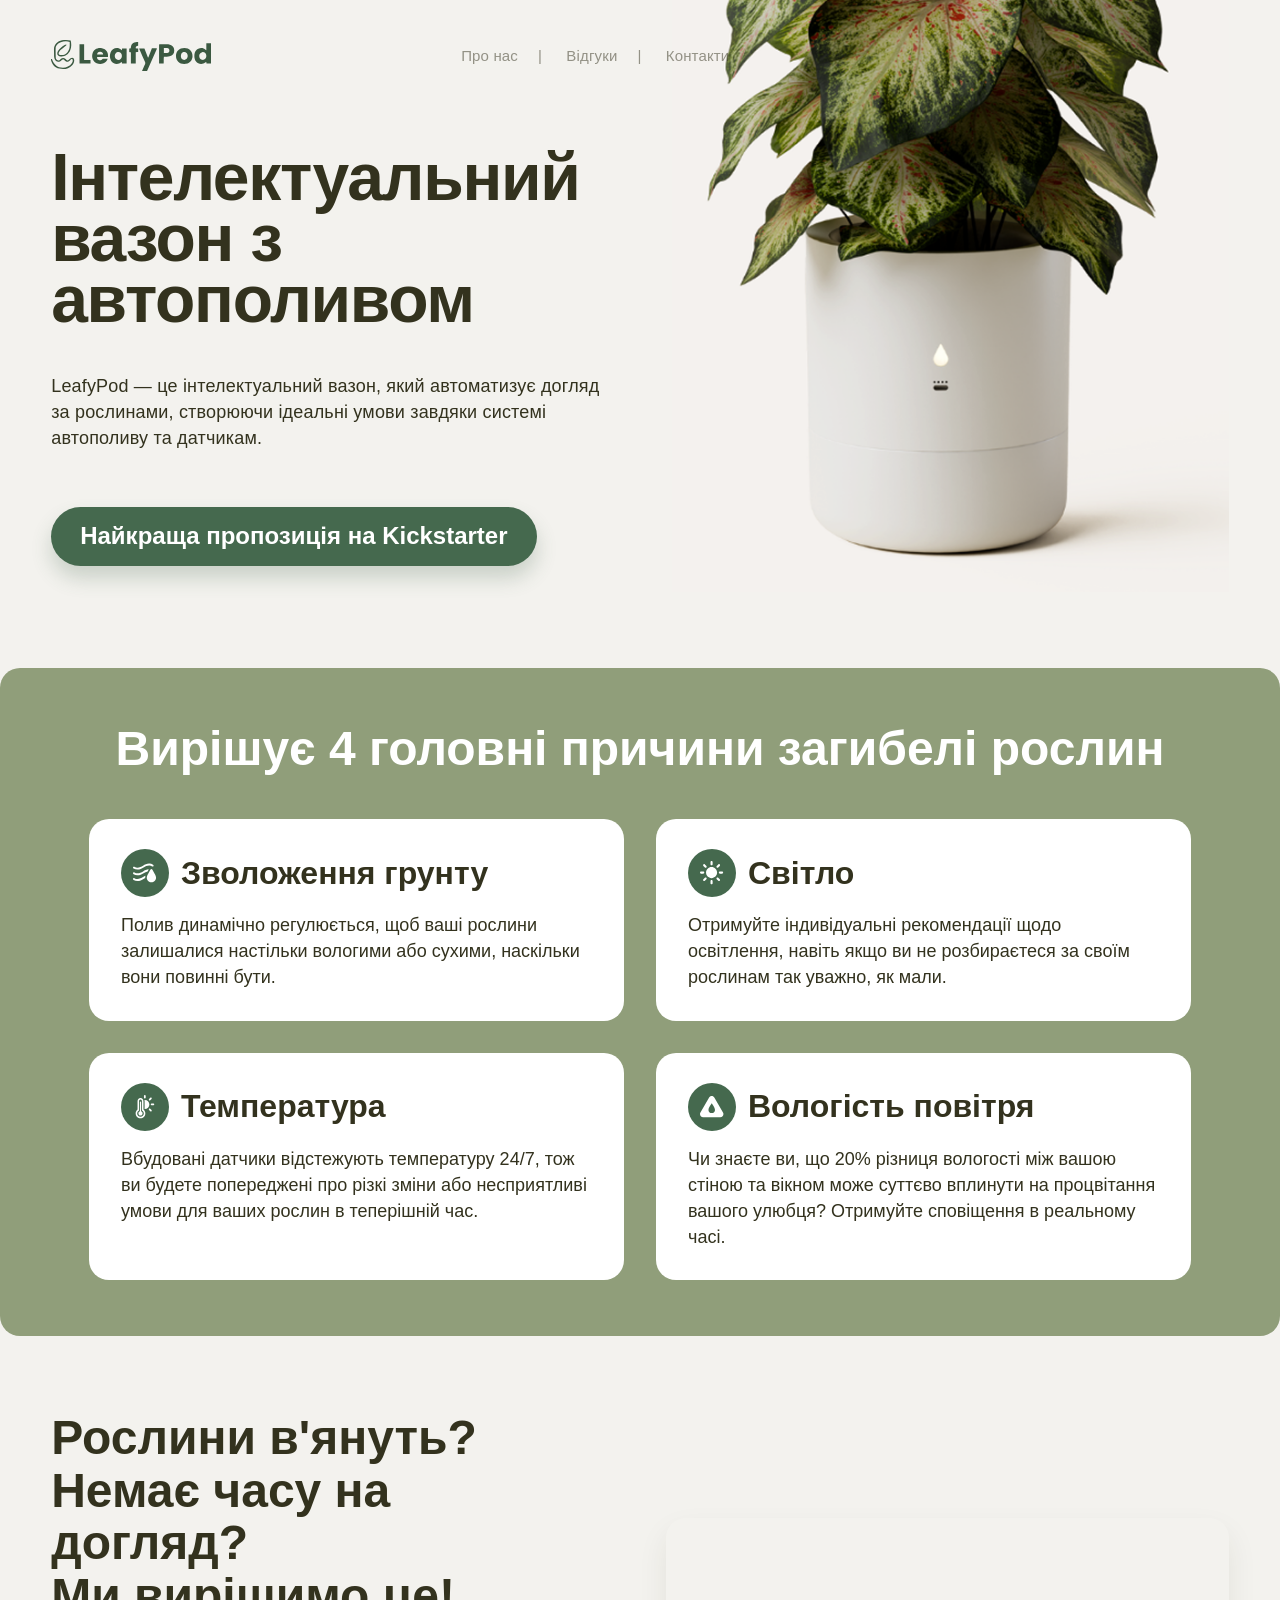
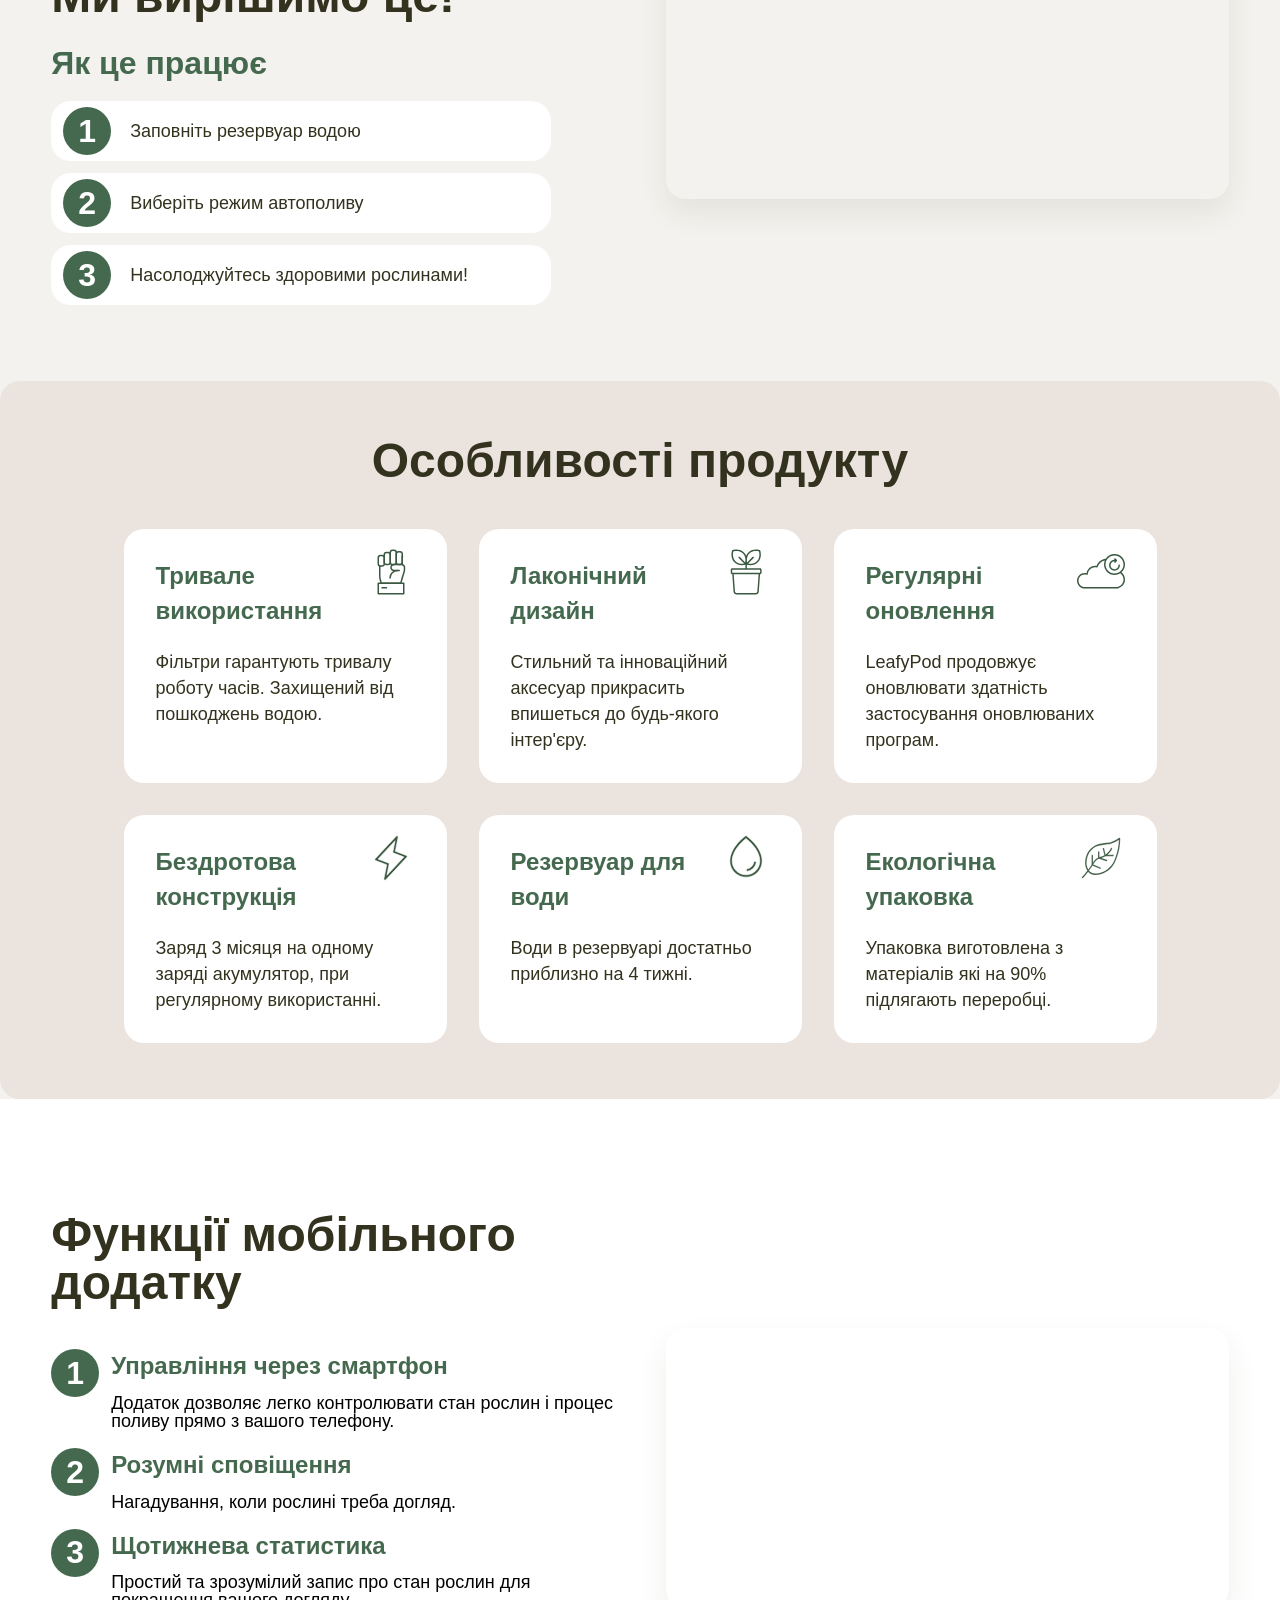
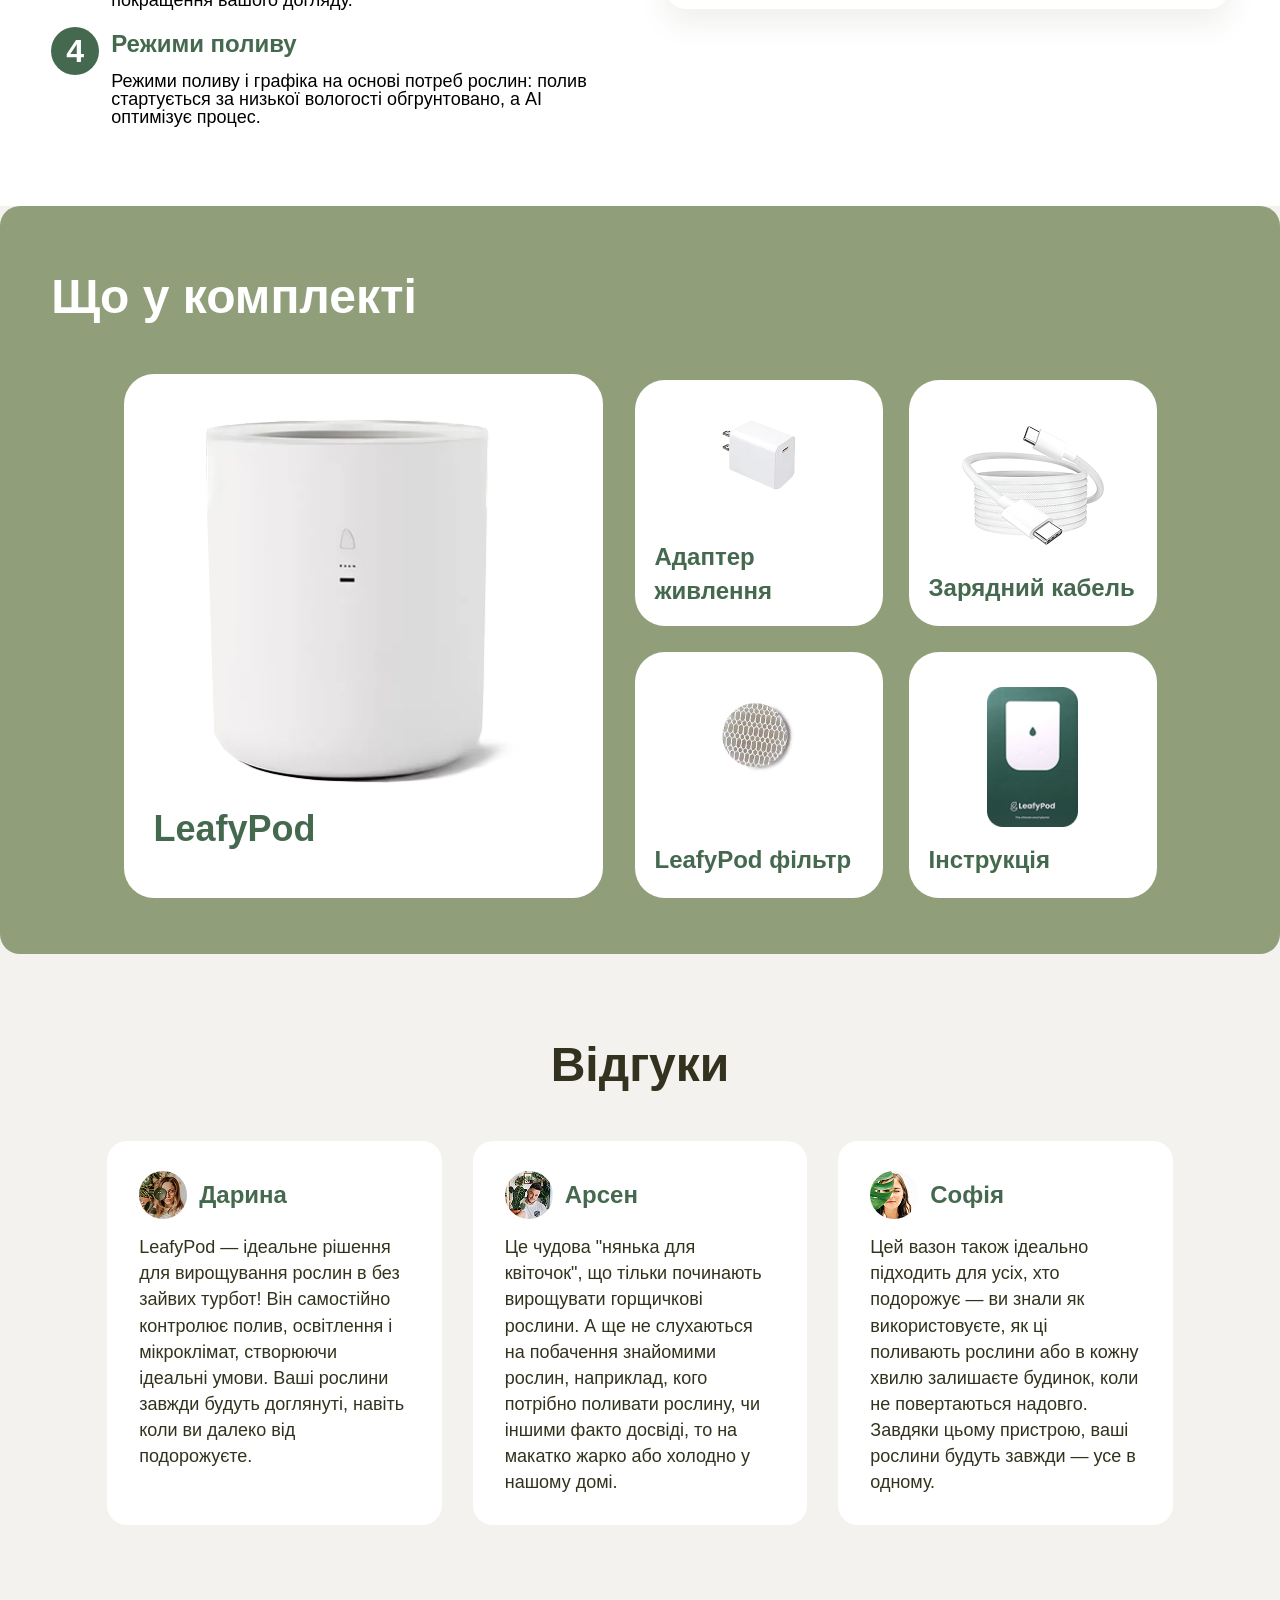
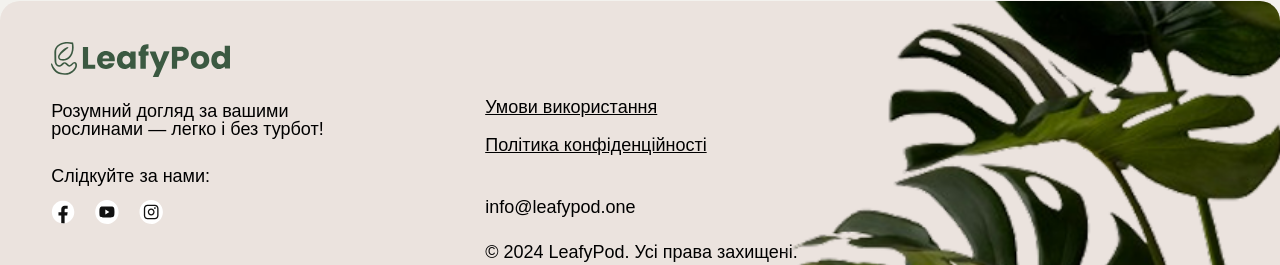
<file: web/warframe-landing/index.html>
<!DOCTYPE html>
<html lang="uk">
<head>
    <meta charset="UTF-8">
    <meta name="viewport" content="width=device-width, initial-scale=1.0">
    <meta name="description" content="LeafyPod — інтелектуальний вазон з автополивом. Автоматичний догляд за рослинами завдяки системі автополиву та датчикам.">
    <meta name="keywords" content="LeafyPod, вазон, автополив, розумний вазон, догляд за рослинами">
    <meta name="author" content="LeafyPod">
    <title>LeafyPod — Інтелектуальний вазон з автополивом</title>
    <link rel="stylesheet" href="style.css">
</head>
<body>
    <a href="#main-content" class="skip-link">Перейти до основного вмісту</a>

    <header class="header">
        <div class="header__container">
            <a href="/" class="header__logo" aria-label="LeafyPod - На головну">
                <img src="images/logo.svg" alt="LeafyPod логотип" class="header__logo-image">
                <!-- text if logo not loaded -->
                <span class="header__logo-text">LeafyPod</span>
            </a>

            <nav class="header__nav" aria-label="Головна навігація">
                <ul class="header__nav-list">
                    <li class="header__nav-item">
                        <a href="#about" class="header__nav-link">Про нас</a>
                    </li>
                    <li class="header__nav-item">
                        <a href="#reviews" class="header__nav-link">Відгуки</a>
                    </li>
                    <li class="header__nav-item">
                        <a href="#contact" class="header__nav-link">Контакти</a>
                    </li>
                </ul>
            </nav>

            <!-- mobile menu button (hidden)-->
            <button class="header__menu-toggle" type="button" aria-expanded="false" aria-label="Відкрити меню">
                <span class="header__menu-icon"></span>
            </button>
        </div>
    </header>

    <main id="main-content" class="main">

        <!-- hero section -->
        <section class="hero" aria-labelledby="hero-title">
            <div class="hero__container">
                <div class="hero__content">
                    <h1 id="hero-title" class="hero__title">
                        Інтелектуальний вазон з автополивом
                    </h1>
                    <p class="hero__description">
                        LeafyPod — це інтелектуальний вазон, який автоматизує догляд за рослинами, створюючи ідеальні умови завдяки системі автополиву та датчикам.
                    </p>
                    <a href="https://www.kickstarter.com/projects/leafypod/self-watering-smart-planter/description?category_id=Q2F0ZWdvcnktNTI&ref=section-homepage-projectcollection-20-staff-picks-newest" class="hero__cta button button--primary">
                        Найкраща пропозиція на Kickstarter
                    </a>
                </div>
                <div class="hero__image">
                    <img src="images/hero-product.png" alt="LeafyPod вазон з зеленою рослиною" class="hero__product-image">
                </div>
            </div>
        </section>

        <!-- problems section -->
        <section class="problems" aria-labelledby="problems-title">
            <div class="problems__container">
                <h2 id="problems-title" class="problems__title">
                    Вирішує 4 головні причини загибелі рослин
                </h2>

                <ul class="problems__list">
                    <!-- problem 1 -->
                    <li class="problems__item">
                        <div class="problems__item-header">
                            <div class="problems__icon">
                                <img src="images/icons/moisture.svg" alt="" aria-hidden="true">
                            </div>
                            <h3 class="problems__item-title">Зволоження грунту</h3>
                        </div>
                        <p class="problems__item-description">
                            Полив динамічно регулюється, щоб ваші рослини залишалися настільки вологими або сухими, наскільки вони повинні бути.
                        </p>
                    </li>

                    <!-- problem 2 -->
                    <li class="problems__item">
                        <div class="problems__item-header">
                            <div class="problems__icon">
                                <img src="images/icons/light.svg" alt="" aria-hidden="true">
                            </div>
                            <h3 class="problems__item-title">Світло</h3>
                        </div>
                        <p class="problems__item-description">
                            Отримуйте індивідуальні рекомендації щодо освітлення, навіть якщо ви не розбираєтеся за своїм рослинам так уважно, як мали.
                        </p>
                    </li>

                    <!-- problem 3 -->
                    <li class="problems__item">
                        <div class="problems__item-header">
                            <div class="problems__icon">
                                <img src="images/icons/temperature.svg" alt="" aria-hidden="true">
                            </div>
                            <h3 class="problems__item-title">Температура</h3>
                        </div>
                        <p class="problems__item-description">
                            Вбудовані датчики відстежують температуру 24/7, тож ви будете попереджені про різкі зміни або несприятливі умови для ваших рослин в теперішній час.
                        </p>
                    </li>

                    <!-- problem 4 -->
                    <li class="problems__item">
                        <div class="problems__item-header">
                            <div class="problems__icon">
                                <img src="images/icons/humidity.svg" alt="" aria-hidden="true">
                            </div>
                            <h3 class="problems__item-title">Вологість повітря</h3>
                        </div>
                        <p class="problems__item-description">
                            Чи знаєте ви, що 20% різниця вологості між вашою стіною та вікном може суттєво вплинути на процвітання вашого улюбця? Отримуйте сповіщення в реальному часі.
                        </p>
                    </li>
                </ul>
            </div>
        </section>

        <!-- how it works section -->
        <section class="how-it-works" id="about" aria-labelledby="how-it-works-title">
            <div class="how-it-works__container">
                <div class="how-it-works__content">
                    <h2 id="how-it-works-title" class="how-it-works__title">
                        Рослини в'януть? Немає часу на догляд?<br>
                        <strong>Ми вирішимо це!</strong>
                    </h2>

                    <h3 class="how-it-works__subtitle">Як це працює</h3>

                    <ol class="how-it-works__steps">
                        <li class="how-it-works__step">
                            <span class="how-it-works__step-number">1</span>
                            <span class="how-it-works__step-text">Заповніть резервуар водою</span>
                        </li>
                        <li class="how-it-works__step">
                            <span class="how-it-works__step-number">2</span>
                            <span class="how-it-works__step-text">Виберіть режим автополиву</span>
                        </li>
                        <li class="how-it-works__step">
                            <span class="how-it-works__step-number">3</span>
                            <span class="how-it-works__step-text">Насолоджуйтесь здоровими рослинами!</span>
                        </li>
                    </ol>
                </div>

                <div class="how-it-works__image">
                    <video src="images/how-it-works.mp4" aria-label="Людина доглядає за здоровими рослинами біля вікна" class="how-it-works__video" autoplay muted loop playsinline></video>
                </div>
            </div>
        </section>

        <!-- product features section -->
        <section class="features" aria-labelledby="features-title">
            <div class="features__container">
                <h2 id="features-title" class="features__title">Особливості продукту</h2>

                <ul class="features__grid">
                    <!-- feature 1 -->
                    <li class="features__item">
                        <div class="features__item-icon">
                            <img src="images/icons/long-use.svg" alt="" aria-hidden="true">
                        </div>
                        <h3 class="features__item-title">Тривале використання</h3>
                        <p class="features__item-description">
                            Фільтри гарантують тривалу роботу часів. Захищений від пошкоджень водою.
                        </p>
                    </li>

                    <!-- feature 2 -->
                    <li class="features__item">
                        <div class="features__item-icon">
                            <img src="images/icons/design.svg" alt="" aria-hidden="true">
                        </div>
                        <h3 class="features__item-title">Лаконічний дизайн</h3>
                        <p class="features__item-description">
                            Стильний та інноваційний аксесуар прикрасить впишеться до будь-якого інтер'єру.
                        </p>
                    </li>

                    <!-- feature 3 -->
                    <li class="features__item">
                        <div class="features__item-icon">
                            <img src="images/icons/updates.svg" alt="" aria-hidden="true">
                        </div>
                        <h3 class="features__item-title">Регулярні оновлення</h3>
                        <p class="features__item-description">
                            LeafyPod продовжує оновлювати здатність застосування оновлюваних програм.
                        </p>
                    </li>

                    <!-- feature 4 -->
                    <li class="features__item">
                        <div class="features__item-icon">
                            <img src="images/icons/wireless.svg" alt="" aria-hidden="true">
                        </div>
                        <h3 class="features__item-title">Бездротова конструкція</h3>
                        <p class="features__item-description">
                            Заряд 3 місяця на одному заряді акумулятор, при регулярному використанні.
                        </p>
                    </li>

                    <!-- feature 5 -->
                    <li class="features__item">
                        <div class="features__item-icon">
                            <img src="images/icons/reservoir.svg" alt="" aria-hidden="true">
                        </div>
                        <h3 class="features__item-title">Резервуар для води</h3>
                        <p class="features__item-description">
                            Води в резервуарі достатньо приблизно на 4 тижні.
                        </p>
                    </li>

                    <!-- feature 6 -->
                    <li class="features__item">
                        <div class="features__item-icon">
                            <img src="images/icons/eco.svg" alt="" aria-hidden="true">
                        </div>
                        <h3 class="features__item-title">Екологічна упаковка</h3>
                        <p class="features__item-description">
                            Упаковка виготовлена з матеріалів які на 90% підлягають переробці.
                        </p>
                    </li>
                </ul>
            </div>
        </section>

        <!-- mobile app section -->
        <section class="app" aria-labelledby="app-title">
            <div class="app__container">
                <div class="app__content">
                    <h2 id="app-title" class="app__title">Функції мобільного додатку</h2>

                    <ol class="app__features">
                        <!-- app 1 -->
                        <li class="app__feature">
                            <span class="app__feature-number">1</span>
                            <div class="app__feature-content">
                                <h3 class="app__feature-title">Управління через смартфон</h3>
                                <p class="app__feature-description">
                                    Додаток дозволяє легко контролювати стан рослин і процес поливу прямо з вашого телефону.
                                </p>
                            </div>
                        </li>

                        <!-- app 2 -->
                        <li class="app__feature">
                            <span class="app__feature-number">2</span>
                            <div class="app__feature-content">
                                <h3 class="app__feature-title">Розумні сповіщення</h3>
                                <p class="app__feature-description">
                                    Нагадування, коли рослині треба догляд.
                                </p>
                            </div>
                        </li>

                        <!-- app 3 -->
                        <li class="app__feature">
                            <span class="app__feature-number">3</span>
                            <div class="app__feature-content">
                                <h3 class="app__feature-title">Щотижнева статистика</h3>
                                <p class="app__feature-description">
                                    Простий та зрозумілий запис про стан рослин для покращення вашого догляду.
                                </p>
                            </div>
                        </li>

                        <!-- app 4 -->
                        <li class="app__feature">
                            <span class="app__feature-number">4</span>
                            <div class="app__feature-content">
                                <h3 class="app__feature-title">Режими поливу</h3>
                                <p class="app__feature-description">
                                    Режими поливу і графіка на основі потреб рослин: полив стартується за низької вологості обгрунтовано, а AI оптимізує процес.
                                </p>
                            </div>
                        </li>
                    </ol>
                </div>

                <div class="app__video">
                    <video src="images/app-mockup.mp4" aria-label="Мобільний додаток LeafyPod на смартфоні, що показує статистику рослини" class="app__phone-video" autoplay muted loop playsinline></video>
                </div>
            </div>
        </section>

        <!-- package section -->
        <section class="package" aria-labelledby="package-title">
            <div class="package__container">
                <h2 id="package-title" class="package__title">Що у комплекті</h2>

                <div class="package__content">
                    <!-- main -->
                    <figure class="package__main-product">
                        <img src="images/leafypod-product.png" alt="LeafyPod вазон" class="package__product-image">
                        <figcaption class="package__product-name">LeafyPod</figcaption>
                    </figure>

                    <!-- included items -->
                    <ul class="package__items">
                        <li class="package__item">
                            <div class="package__item-icon">
                                <img src="images/adapter.png" alt="" aria-hidden="true">
                            </div>
                            <span class="package__item-name">Адаптер живлення</span>
                        </li>

                        <li class="package__item">
                            <div class="package__item-icon">
                                <img src="images/cable.png" alt="" aria-hidden="true">
                            </div>
                            <span class="package__item-name">Зарядний кабель</span>
                        </li>

                        <li class="package__item">
                            <div class="package__item-icon">
                                <img src="images/filter.png" alt="" aria-hidden="true">
                            </div>
                            <span class="package__item-name">LeafyPod фільтр</span>
                        </li>

                        <li class="package__item">
                            <div class="package__item-icon">
                                <img src="images/manual.png" alt="" aria-hidden="true">
                            </div>
                            <span class="package__item-name">Інструкція</span>
                        </li>
                    </ul>
                </div>
            </div>
        </section>

        <!-- reviews section -->
        <section class="reviews" id="reviews" aria-labelledby="reviews-title">
            <div class="reviews__container">
                <h2 id="reviews-title" class="reviews__title">Відгуки</h2>

                <ul class="reviews__list">
                    <!-- review 1 -->
                    <li class="reviews__item">
                        <article class="review-card">
                            <header class="review-card__header">
                                <img src="images/avatars/daryna.jpg" alt="" class="review-card__avatar" aria-hidden="true">
                                <h3 class="review-card__author">Дарина</h3>
                            </header>
                            <blockquote class="review-card__content">
                                <p>
                                    LeafyPod — ідеальне рішення для вирощування рослин в без зайвих турбот! Він самостійно контролює полив, освітлення і мікроклімат, створюючи ідеальні умови. Ваші рослини завжди будуть доглянуті, навіть коли ви далеко від подорожуєте.
                                </p>
                            </blockquote>
                        </article>
                    </li>

                    <!-- review 2 -->
                    <li class="reviews__item">
                        <article class="review-card">
                            <header class="review-card__header">
                                <img src="images/avatars/arsen.jpg" alt="" class="review-card__avatar" aria-hidden="true">
                                <h3 class="review-card__author">Арсен</h3>
                            </header>
                            <blockquote class="review-card__content">
                                <p>
                                    Це чудова "нянька для квіточок", що тільки починають вирощувати горщичкові рослини. А ще не слухаються на побачення знайомими рослин, наприклад, кого потрібно поливати рослину, чи іншими факто досвіді, то на макатко жарко або холодно у нашому домі.
                                </p>
                            </blockquote>
                        </article>
                    </li>

                    <!-- review 3 -->
                    <li class="reviews__item">
                        <article class="review-card">
                            <header class="review-card__header">
                                <img src="images/avatars/sofia.jpg" alt="" class="review-card__avatar" aria-hidden="true">
                                <h3 class="review-card__author">Софія</h3>
                            </header>
                            <blockquote class="review-card__content">
                                <p>
                                    Цей вазон також ідеально підходить для усіх, хто подорожує — ви знали як використовуєте, як ці поливають рослини або в кожну хвилю залишаєте будинок, коли не повертаються надовго. Завдяки цьому пристрою, ваші рослини будуть завжди — усе в одному.
                                </p>
                            </blockquote>
                        </article>
                    </li>
                </ul>
            </div>
        </section>

    </main>

    <footer class="footer" id="contact">
        <div class="footer__container">
            <!-- footer brand -->
            <div class="footer__brand">
                <a href="/" class="footer__logo" aria-label="LeafyPod - На головну">
                    <img src="images/logo.svg" alt="LeafyPod логотип" class="footer__logo-image">
                    <span class="footer__logo-text">LeafyPod</span>
                </a>
                <p class="footer__tagline">
                    Розумний догляд за вашими рослинами — легко і без турбот!
                </p>

                <!-- footer social -->
                <div class="footer__social">
                    <span class="footer__social-label">Слідкуйте за нами:</span>
                    <ul class="footer__social-list">
                        <li class="footer__social-item">
                            <a href="https://facebook.com/leafypod" class="footer__social-link" aria-label="LeafyPod на Facebook" target="_blank" rel="noopener noreferrer">
                                <img src="images/icons/facebook.svg" alt="" aria-hidden="true">
                            </a>
                        </li>
                        <li class="footer__social-item">
                            <a href="https://youtube.com/leafypod" class="footer__social-link" aria-label="LeafyPod на YouTube" target="_blank" rel="noopener noreferrer">
                                <img src="images/icons/youtube.svg" alt="" aria-hidden="true">
                            </a>
                        </li>
                        <li class="footer__social-item">
                            <a href="https://instagram.com/leafypod" class="footer__social-link" aria-label="LeafyPod на Instagram" target="_blank" rel="noopener noreferrer">
                                <img src="images/icons/instagram.svg" alt="" aria-hidden="true">
                            </a>
                        </li>
                    </ul>
                </div>
            </div>

            <!-- footer links, contact & copyright -->
            <nav class="footer__nav" aria-label="Додаткова навігація">
                <ul class="footer__nav-list">
                    <li><a href="#" class="footer__nav-link">Умови використання</a></li>
                    <li><a href="#" class="footer__nav-link">Політика конфіденційності</a></li>
                </ul>
                <address class="footer__contact">
                    <a href="mailto:info@leafypod.one" class="footer__contact-email">info@leafypod.one</a>
                </address>
                <p class="footer__copyright">
                    &copy; 2024 LeafyPod. Усі права захищені.
                </p>
            </nav>
        </div>
        
        <img src="images/leafy-footer.png" alt="Листя рослини" class="footer__decoration" aria-hidden="true">
    </footer>

    <script>
        // Mobile menu toggle
        (function () {
            var toggle = document.querySelector('.header__menu-toggle');
            var nav = document.querySelector('.header__nav');
            if (!toggle || !nav) return;

            toggle.addEventListener('click', function () {
                var isOpen = nav.classList.toggle('is-open');
                toggle.setAttribute('aria-expanded', isOpen);
                toggle.setAttribute('aria-label', isOpen ? 'Закрити меню' : 'Відкрити меню');
            });

            // Close on nav link click
            nav.querySelectorAll('.header__nav-link').forEach(function (link) {
                link.addEventListener('click', function () {
                    nav.classList.remove('is-open');
                    toggle.setAttribute('aria-expanded', 'false');
                    toggle.setAttribute('aria-label', 'Відкрити меню');
                });
            });

            // Close on click outside
            document.addEventListener('click', function (e) {
                if (!nav.contains(e.target) && !toggle.contains(e.target)) {
                    nav.classList.remove('is-open');
                    toggle.setAttribute('aria-expanded', 'false');
                    toggle.setAttribute('aria-label', 'Відкрити меню');
                }
            });
        })();
    </script>
</body>
</html>
</file>
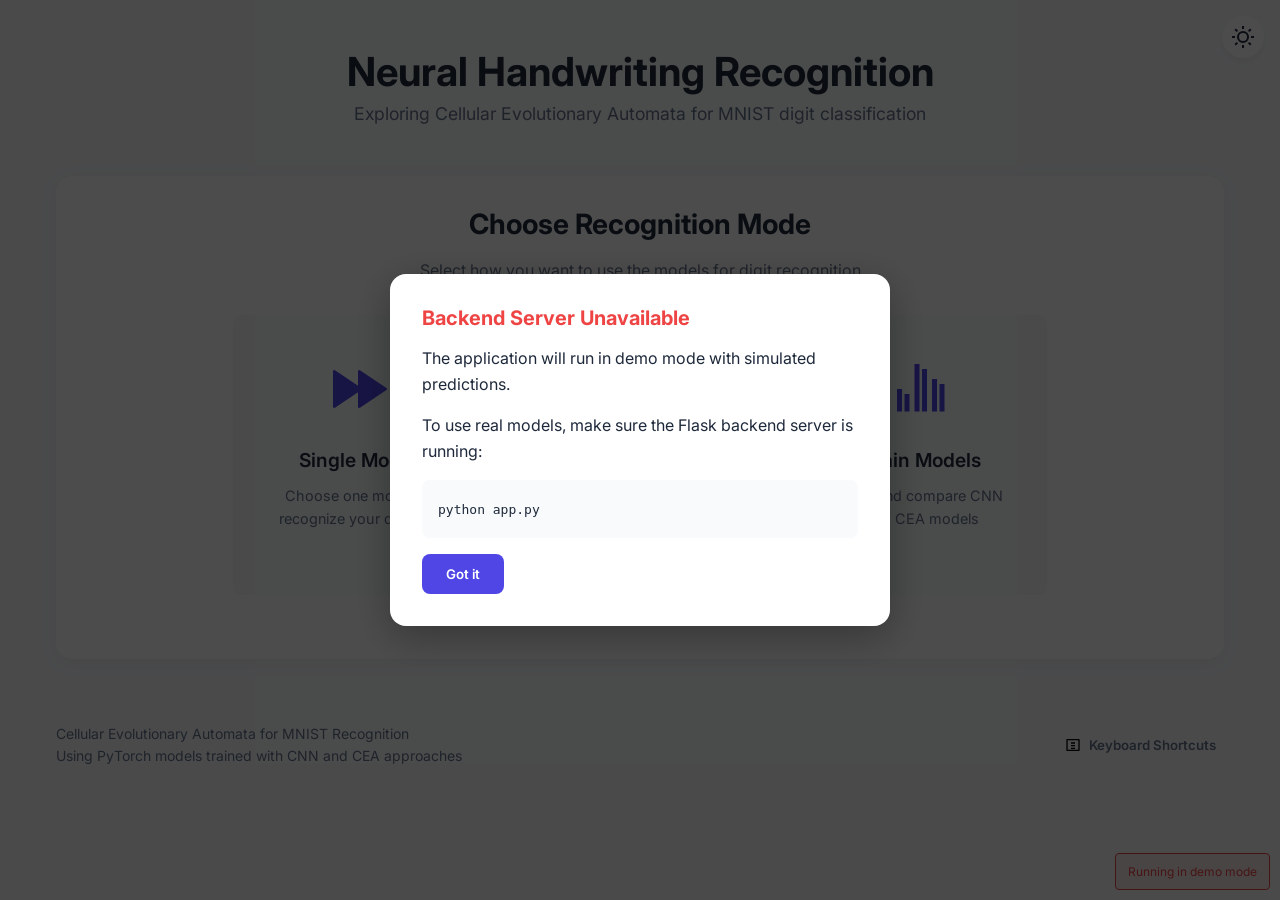
<file: discrete-math/discrete-math-2/evolutionary-cellular-automata-mnist/static/index.html>
<!DOCTYPE html>
<html lang="en">
<head>
    <meta charset="UTF-8">
    <meta name="viewport" content="width=device-width, initial-scale=1.0">
    <title>MNIST Digit Recognition</title>
    <link rel="stylesheet" href="css/style.css">
    <!-- Add Google Fonts -->
    <link rel="preconnect" href="https://fonts.googleapis.com">
    <link rel="preconnect" href="https://fonts.gstatic.com" crossorigin>
    <link href="https://fonts.googleapis.com/css2?family=Inter:wght@300;400;500;600;700&family=Space+Mono:wght@400;700&display=swap" rel="stylesheet">
</head>
<body class="light-theme">
    <div class="theme-toggle">
        <input type="checkbox" id="theme-switch" class="theme-switch">
        <label for="theme-switch" class="theme-label">
            <span class="theme-icon">
                <svg class="sun-icon" xmlns="http://www.w3.org/2000/svg" viewBox="0 0 24 24" width="24" height="24"><path fill="none" d="M0 0h24v24H0z"/><path d="M12 18a6 6 0 1 1 0-12 6 6 0 0 1 0 12zm0-2a4 4 0 1 0 0-8 4 4 0 0 0 0 8zM11 1h2v3h-2V1zm0 19h2v3h-2v-3zM3.515 4.929l1.414-1.414L7.05 5.636 5.636 7.05 3.515 4.93zM16.95 18.364l1.414-1.414 2.121 2.121-1.414 1.414-2.121-2.121zm2.121-14.85l1.414 1.415-2.121 2.121-1.414-1.414 2.121-2.121zM5.636 16.95l1.414 1.414-2.121 2.121-1.414-1.414 2.121-2.121zM23 11v2h-3v-2h3zM4 11v2H1v-2h3z"/></svg>
                <svg class="moon-icon" xmlns="http://www.w3.org/2000/svg" viewBox="0 0 24 24" width="24" height="24"><path fill="none" d="M0 0h24v24H0z"/><path d="M10 7a7 7 0 0 0 12 4.9v.1c0 5.523-4.477 10-10 10S2 17.523 2 12 6.477 2 12 2h.1A6.979 6.979 0 0 0 10 7zm-6 5a8 8 0 0 0 15.062 3.762A9 9 0 0 1 8.238 4.938 7.999 7.999 0 0 0 4 12z"/></svg>
            </span>
        </label>
    </div>

    <div class="container">
        <div class="app-header">
            <h1>Neural Handwriting Recognition</h1>
            <p class="subtitle">Exploring Cellular Evolutionary Automata for MNIST digit classification</p>
        </div>

        <!-- New Mode Selection Section -->
        <div class="app-container" id="mode-selection-container">
            <div class="mode-selection-section">
                <h2>Choose Recognition Mode</h2>
                <p class="mode-description">Select how you want to use the models for digit recognition</p>

                <div class="mode-options">
                    <div class="mode-option" id="single-model-mode">
                        <div class="mode-icon">
                            <svg xmlns="http://www.w3.org/2000/svg" viewBox="0 0 24 24" width="48" height="48"><path fill="none" d="M0 0h24v24H0z"/><path d="M12 13.333l-9.223 6.149A.5.5 0 0 1 2 19.066V4.934a.5.5 0 0 1 .777-.416L12 10.667V4.934a.5.5 0 0 1 .777-.416l10.599 7.066a.5.5 0 0 1 0 .832l-10.599 7.066a.5.5 0 0 1-.777-.416v-5.733z"/></svg>
                        </div>
                        <div class="mode-info">
                            <div class="mode-name">Single Model</div>
                            <div class="mode-desc">Choose one model to recognize your drawing</div>
                        </div>
                    </div>

                    <div class="mode-option" id="compare-models-mode">
                        <div class="mode-icon">
                            <svg xmlns="http://www.w3.org/2000/svg" viewBox="0 0 24 24" width="48" height="48"><path fill="none" d="M0 0h24v24H0z"/><path d="M11 2.05V13h10.95c-.501 5.053-4.765 9-9.95 9-5.523 0-10-4.477-10-10 0-5.185 3.947-9.449 9-9.95zm2 0A10.003 10.003 0 0 1 21.95 11H13V2.05z"/></svg>
                        </div>
                        <div class="mode-info">
                            <div class="mode-name">Compare All Models</div>
                            <div class="mode-desc">See how all three models perform on your drawing</div>
                        </div>
                    </div>

                    <div class="mode-option" onclick="window.location.href='training.html'">
                        <div class="mode-icon">
                            <svg xmlns="http://www.w3.org/2000/svg" viewBox="0 0 24 24" width="48" height="48">
                                <path fill="none" d="M0 0h24v24H0z"/>
                                <path d="M2 12h2v9H2v-9zm3 2h2v7H5v-7zm11-6h2v13h-2V8zm3 2h2v11h-2V10zM9 2h2v19H9V2zm3 2h2v17h-2V4z"/>
                            </svg>
                        </div>
                        <div class="mode-info">
                            <div class="mode-name">Train Models</div>
                            <div class="mode-desc">Train and compare CNN and CEA models</div>
                        </div>
                    </div>
                </div>
            </div>
        </div>

        <!-- Single Model Selection & Drawing (initially hidden) -->
        <div class="app-container hidden" id="single-model-container">
            <!-- Model selection -->
            <div class="model-selection">
                <h2>Model Selection</h2>
                <div class="model-options">
                    <div class="model-option active" data-model="cnn">
                        <div class="model-icon">
                            <svg xmlns="http://www.w3.org/2000/svg" viewBox="0 0 24 24" width="48" height="48"><path fill="none" d="M0 0h24v24H0z"/><path d="M12 13.333l-9.223 6.149A.5.5 0 0 1 2 19.066V4.934a.5.5 0 0 1 .777-.416L12 10.667V4.934a.5.5 0 0 1 .777-.416l10.599 7.066a.5.5 0 0 1 0 .832l-10.599 7.066a.5.5 0 0 1-.777-.416v-5.733z"/></svg>
                        </div>
                        <div class="model-info">
                            <div class="model-name">Standard CNN</div>
                            <div class="model-desc">Convolutional Neural Network with Adam optimizer</div>
                        </div>
                        <div class="model-select-indicator"></div>
                    </div>
                    <div class="model-option" data-model="syncCEA">
                        <div class="model-icon">
                            <svg xmlns="http://www.w3.org/2000/svg" viewBox="0 0 24 24" width="48" height="48"><path fill="none" d="M0 0h24v24H0z"/><path d="M11 2.05V13h10.95c-.501 5.053-4.765 9-9.95 9-5.523 0-10-4.477-10-10 0-5.185 3.947-9.449 9-9.95zm2 0A10.003 10.003 0 0 1 21.95 11H13V2.05z"/></svg>
                        </div>
                        <div class="model-info">
                            <div class="model-name">Sync CEA</div>
                            <div class="model-desc">Synchronous Cellular Evolutionary Automata</div>
                        </div>
                        <div class="model-select-indicator"></div>
                    </div>
                    <div class="model-option" data-model="asyncCEA">
                        <div class="model-icon">
                            <svg xmlns="http://www.w3.org/2000/svg" viewBox="0 0 24 24" width="48" height="48"><path fill="none" d="M0 0h24v24H0z"/><path d="M6.382 5.968A8.962 8.962 0 0 1 12 4c2.125 0 4.078.736 5.618 1.968l1.453-1.453 1.414 1.414-1.453 1.453A8.962 8.962 0 0 1 21 13c0 2.125-.736 4.078-1.968 5.618l1.453 1.453-1.414 1.414-1.453-1.453A8.962 8.962 0 0 1 12 22c-2.125 0-4.078-.736-5.618-1.968l-1.453 1.453-1.414-1.414 1.453-1.453A8.962 8.962 0 0 1 3 13c0-2.125.736-4.078 1.968-5.618L3.515 5.93l1.414-1.414 1.453 1.453zM13 13v-2h-2v2H9v2h2v2h2v-2h2v-2h-2z"/></svg>
                        </div>
                        <div class="model-info">
                            <div class="model-name">Async CEA</div>
                            <div class="model-desc">Asynchronous Cellular Evolutionary Automata</div>
                        </div>
                        <div class="model-select-indicator"></div>
                    </div>
                </div>
                <div class="model-description">
                    <div id="cnn-desc" class="model-detail active">
                        <h3>Convolutional Neural Network</h3>
                        <p>A standard deep learning approach with convolutional layers that extract features from images. Trained using the Adam optimizer for optimal performance.</p>
                        <div class="model-stats">
                            <div class="stat">
                                <span class="stat-value">99.26%</span>
                                <span class="stat-label">Accuracy</span>
                            </div>
                        </div>
                    </div>
                    <div id="syncCEA-desc" class="model-detail">
                        <h3>Synchronous Cellular Evolutionary Automata</h3>
                        <p>A grid-based population of networks that evolve together. All cells in the grid are updated simultaneously in each generation.</p>
                        <div class="model-stats">
                            <div class="stat">
                                <span class="stat-value">51.42%</span>
                                <span class="stat-label">Accuracy</span>
                            </div>
                            <div class="stat">
                                <span class="stat-value">1.2M</span>
                                <span class="stat-label">Parameters</span>
                            </div>
                            <div class="stat">
                                <span class="stat-value">50</span>
                                <span class="stat-label">Generations</span>
                            </div>
                        </div>
                    </div>
                    <div id="asyncCEA-desc" class="model-detail">
                        <h3>Asynchronous Cellular Evolutionary Automata</h3>
                        <p>Similar to Sync CEA, but cells are updated one at a time, allowing for more dynamic evolution patterns to emerge.</p>
                        <div class="model-stats">
                            <div class="stat">
                                <span class="stat-value">44.89%</span>
                                <span class="stat-label">Accuracy</span>
                            </div>
                        </div>
                    </div>
                </div>
            </div>

            <!-- Canvas and prediction section -->
            <div class="main-content">
                <div class="drawing-section">
                    <h2>Draw a Digit</h2>
                    <div class="canvas-container">
                        <canvas id="single-drawing-canvas" class="drawing-canvas"></canvas>
                        <div class="canvas-overlay">
                            <div class="drawing-hint">
                                <svg xmlns="http://www.w3.org/2000/svg" viewBox="0 0 24 24" width="64" height="64"><path fill="none" d="M0 0h24v24H0z"/><path d="M15.728 9.686l-1.414-1.414L5 17.586V19h1.414l9.314-9.314zm1.414-1.414l1.414-1.414-1.414-1.414-1.414 1.414 1.414 1.414zM7.242 21H3v-4.243L16.435 3.322a1 1 0 0 1 1.414 0l2.829 2.829a1 1 0 0 1 0 1.414L7.243 21z"/></svg>
                                <p>Draw a digit (0-9) here</p>
                            </div>
                        </div>
                    </div>
                    <div class="drawing-tips">
                        <div class="tip">
                            <svg xmlns="http://www.w3.org/2000/svg" viewBox="0 0 24 24" width="16" height="16"><path fill="none" d="M0 0h24v24H0z"/><path d="M12 22C6.477 22 2 17.523 2 12S6.477 2 12 2s10 4.477 10 10-4.477 10-10 10zm0-2a8 8 0 1 0 0-16 8 8 0 0 0 0 16zm-1-5h2v2h-2v-2zm0-8h2v6h-2V7z"/></svg>
                            <span>Draw in the center of the canvas</span>
                        </div>
                        <div class="tip">
                            <svg xmlns="http://www.w3.org/2000/svg" viewBox="0 0 24 24" width="16" height="16"><path fill="none" d="M0 0h24v24H0z"/><path d="M12 22C6.477 22 2 17.523 2 12S6.477 2 12 2s10 4.477 10 10-4.477 10-10 10zm0-2a8 8 0 1 0 0-16 8 8 0 0 0 0 16zm-1-5h2v2h-2v-2zm0-8h2v6h-2V7z"/></svg>
                            <span>Use a thick, clear stroke</span>
                        </div>
                    </div>
                    <div class="canvas-controls">
                        <button id="single-clear-button" class="btn secondary clear-button">
                            <svg xmlns="http://www.w3.org/2000/svg" viewBox="0 0 24 24" width="20" height="20"><path fill="none" d="M0 0h24v24H0z"/><path d="M12.651 14.065L11.605 20H9.574l1.35-7.661-7.41-7.41L4.93 3.515 20.485 19.07l-1.414 1.414-6.42-6.42zm-.878-6.535l.27-1.53h-1.8l-2-2H20v2h-5.927L13.5 9.257 11.773 7.53z"/></svg>
                            <span>Clear</span>
                        </button>
                        <button id="single-recognize-button" class="btn primary recognize-button">
                            <svg xmlns="http://www.w3.org/2000/svg" viewBox="0 0 24 24" width="20" height="20"><path fill="none" d="M0 0h24v24H0z"/><path d="M1.181 12C2.121 6.88 6.608 3 12 3c5.392 0 9.878 3.88 10.819 9-.94 5.12-5.427 9-10.819 9-5.392 0-9.878-3.88-10.819-9zM12 17a5 5 0 1 0 0-10 5 5 0 0 0 0 10zm0-2a3 3 0 1 1 0-6 3 3 0 0 1 0 6z"/></svg>
                            <span>Recognize</span>
                        </button>
                    </div>
                </div>

                <div class="prediction-section">
                    <h2>Recognition Results</h2>
                    <div class="prediction-container">
                        <div id="single-waiting-message" class="status-message waiting-message">
                            <svg xmlns="http://www.w3.org/2000/svg" viewBox="0 0 24 24" width="64" height="64"><path fill="none" d="M0 0h24v24H0z"/><path d="M5.463 4.433A9.961 9.961 0 0 1 12 2c5.523 0 10 4.477 10 10 0 2.136-.67 4.116-1.81 5.74L17 12h3A8 8 0 0 0 6.46 6.228l-.997-1.795zm13.074 15.134A9.961 9.961 0 0 1 12 22C6.477 22 2 17.523 2 12c0-2.136.67-4.116 1.81-5.74L7 12H4a8 8 0 0 0 13.54 5.772l.997 1.795z"/></svg>
                            <p>Draw a digit and click "Recognize" to see the results</p>
                        </div>

                        <div id="single-loading-spinner" class="status-message loading-spinner hidden">
                            <div class="spinner">
                                <div class="spinner-inner"></div>
                            </div>
                            <p>Analyzing digit...</p>
                        </div>

                        <div id="single-prediction-result" class="hidden prediction-result">
                            <div class="result-header">
                                <div class="predicted-digit">
                                    <span id="single-digit-value">5</span>
                                </div>
                                <div class="result-info">
                                    <div class="model-used">
                                        Using <span id="single-model-name-display">Standard CNN</span>
                                    </div>
                                    <div class="confidence-level">
                                        <div class="confidence-label">Confidence:</div>
                                        <div class="confidence-value" id="single-main-confidence">98.5%</div>
                                    </div>
                                </div>
                            </div>

                            <div class="confidence-distribution">
                                <h3>Probability Distribution</h3>
                                <div class="confidence-bars" id="single-confidence-container">
                                    <!-- Confidence bars will be dynamically added here -->
                                </div>
                            </div>
                        </div>
                    </div>
                </div>
            </div>

            <div class="return-section">
                <button id="single-return-button" class="btn secondary">
                    <svg xmlns="http://www.w3.org/2000/svg" viewBox="0 0 24 24" width="20" height="20"><path fill="none" d="M0 0h24v24H0z"/><path d="M7.828 11H20v2H7.828l5.364 5.364-1.414 1.414L4 12l7.778-7.778 1.414 1.414z"/></svg>
                    <span>Return to Mode Selection</span>
                </button>
            </div>
        </div>

        <!-- Comparison Mode Container (initially hidden) -->
        <div class="app-container hidden" id="comparison-container">
            <h2>Compare All Models</h2>
            <p class="comparison-desc">Draw a digit and see how all three models perform</p>

            <!-- Canvas and prediction section -->
            <div class="main-content">
                <div class="drawing-section">
                    <h2>Draw a Digit</h2>
                    <div class="canvas-container">
                        <canvas id="comparison-drawing-canvas" class="drawing-canvas"></canvas>
                        <div class="canvas-overlay">
                            <div class="drawing-hint">
                                <svg xmlns="http://www.w3.org/2000/svg" viewBox="0 0 24 24" width="64" height="64"><path fill="none" d="M0 0h24v24H0z"/><path d="M15.728 9.686l-1.414-1.414L5 17.586V19h1.414l9.314-9.314zm1.414-1.414l1.414-1.414-1.414-1.414-1.414 1.414 1.414 1.414zM7.242 21H3v-4.243L16.435 3.322a1 1 0 0 1 1.414 0l2.829 2.829a1 1 0 0 1 0 1.414L7.243 21z"/></svg>
                                <p>Draw a digit (0-9) here</p>
                            </div>
                        </div>
                    </div>
                    <div class="drawing-tips">
                        <div class="tip">
                            <svg xmlns="http://www.w3.org/2000/svg" viewBox="0 0 24 24" width="16" height="16"><path fill="none" d="M0 0h24v24H0z"/><path d="M12 22C6.477 22 2 17.523 2 12S6.477 2 12 2s10 4.477 10 10-4.477 10-10 10zm0-2a8 8 0 1 0 0-16 8 8 0 0 0 0 16zm-1-5h2v2h-2v-2zm0-8h2v6h-2V7z"/></svg>
                            <span>Draw in the center of the canvas</span>
                        </div>
                        <div class="tip">
                            <svg xmlns="http://www.w3.org/2000/svg" viewBox="0 0 24 24" width="16" height="16"><path fill="none" d="M0 0h24v24H0z"/><path d="M12 22C6.477 22 2 17.523 2 12S6.477 2 12 2s10 4.477 10 10-4.477 10-10 10zm0-2a8 8 0 1 0 0-16a8 8 0 0 0 0 16zm-1-5h2v2h-2v-2zm0-8h2v6h-2V7z"/></svg>
                            <span>Use a thick, clear stroke</span>
                        </div>
                    </div>
                    <div class="canvas-controls">
                        <button id="comparison-clear-button" class="btn secondary clear-button">
                            <svg xmlns="http://www.w3.org/2000/svg" viewBox="0 0 24 24" width="20" height="20"><path fill="none" d="M0 0h24v24H0z"/><path d="M12.651 14.065L11.605 20H9.574l1.35-7.661-7.41-7.41L4.93 3.515 20.485 19.07l-1.414 1.414-6.42-6.42zm-.878-6.535l.27-1.53h-1.8l-2-2H20v2h-5.927L13.5 9.257 11.773 7.53z"/></svg>
                            <span>Clear</span>
                        </button>
                        <button id="comparison-recognize-button" class="btn primary recognize-button">
                            <svg xmlns="http://www.w3.org/2000/svg" viewBox="0 0 24 24" width="20" height="20"><path fill="none" d="M0 0h24v24H0z"/><path d="M1.181 12C2.121 6.88 6.608 3 12 3c5.392 0 9.878 3.88 10.819 9-.94 5.12-5.427 9-10.819 9-5.392 0-9.878-3.88-10.819-9zM12 17a5 5 0 1 0 0-10 5 5 0 0 0 0 10zm0-2a3 3 0 1 1 0-6 3 3 0 0 1 0 6z"/></svg>
                            <span>Compare All Models</span>
                        </button>
                    </div>
                </div>

                <div class="prediction-section">
                    <h2>Recognition Status</h2>
                    <div class="prediction-container">
                        <div id="comparison-waiting-message" class="status-message waiting-message">
                            <svg xmlns="http://www.w3.org/2000/svg" viewBox="0 0 24 24" width="64" height="64"><path fill="none" d="M0 0h24v24H0z"/><path d="M5.463 4.433A9.961 9.961 0 0 1 12 2c5.523 0 10 4.477 10 10 0 2.136-.67 4.116-1.81 5.74L17 12h3A8 8 0 0 0 6.46 6.228l-.997-1.795zm13.074 15.134A9.961 9.961 0 0 1 12 22C6.477 22 2 17.523 2 12c0-2.136.67-4.116 1.81-5.74L7 12H4a8 8 0 0 0 13.54 5.772l.997 1.795z"/></svg>
                            <p>Draw a digit and click "Compare All Models" to see the results</p>
                        </div>

                        <div id="comparison-loading-spinner" class="status-message loading-spinner hidden">
                            <div class="spinner">
                                <div class="spinner-inner"></div>
                            </div>
                            <p>Analyzing digit with all models...</p>
                        </div>

                        <div id="comparison-prediction-result" class="comparison-message hidden">
                            <svg xmlns="http://www.w3.org/2000/svg" viewBox="0 0 24 24" width="64" height="64"><path fill="none" d="M0 0h24v24H0z"/><path d="M12 22C6.477 22 2 17.523 2 12S6.477 2 12 2s10 4.477 10 10-4.477 10-10 10zm-1-7v2h2v-2h-2zm0-8v6h2V7h-2z"/></svg>
                            <p>Scroll down to see detailed comparison results</p>
                        </div>
                    </div>
                </div>
            </div>

            <!-- Comparison Results Section -->
            <div class="comparison-section hidden" id="comparison-results-section">
                <h2>Model Comparison Results</h2>
                <div class="comparison-container">
                    <div class="model-results" id="comparison-model-results">
                        <!-- Model comparison results will be added here -->
                    </div>
                </div>
            </div>

            <div class="return-section">
                <button id="comparison-return-button" class="btn secondary">
                    <svg xmlns="http://www.w3.org/2000/svg" viewBox="0 0 24 24" width="20" height="20"><path fill="none" d="M0 0h24v24H0z"/><path d="M7.828 11H20v2H7.828l5.364 5.364-1.414 1.414L4 12l7.778-7.778 1.414 1.414z"/></svg>
                    <span>Return to Mode Selection</span>
                </button>
            </div>
        </div>

        <div class="footer">
            <div class="footer-content">
                <p>Cellular Evolutionary Automata for MNIST Recognition</p>
                <p>Using PyTorch models trained with CNN and CEA approaches</p>
            </div>
            <div class="keyboard-shortcuts">
                <button id="show-shortcuts" class="btn text">
                    <svg xmlns="http://www.w3.org/2000/svg" viewBox="0 0 24 24" width="16" height="16"><path fill="none" d="M0 0h24v24H0z"/><path d="M3 3h18a1 1 0 0 1 1 1v16a1 1 0 0 1-1 1H3a1 1 0 0 1-1-1V4a1 1 0 0 1 1-1zm1 2v14h16V5H4zm5 13v-2h6v2H9zm0-4v-2h6v2H9zm0-4V8h6v2H9z"/></svg>
                    <span>Keyboard Shortcuts</span>
                </button>
            </div>
        </div>

        <!-- Keyboard shortcuts modal -->
        <div class="shortcuts-modal hidden" id="shortcuts-modal">
            <div class="modal-content">
                <div class="modal-header">
                    <h3>Keyboard Shortcuts</h3>
                    <button class="close-modal">
                        <svg xmlns="http://www.w3.org/2000/svg" viewBox="0 0 24 24" width="24" height="24"><path fill="none" d="M0 0h24v24H0z"/><path d="M12 10.586l4.95-4.95 1.414 1.414-4.95 4.95 4.95 4.95-1.414 1.414-4.95-4.95-4.95 4.95-1.414-1.414 4.95-4.95-4.95-4.95L7.05 5.636z"/></svg>
                    </button>
                </div>
                <div class="shortcuts-list">
                    <div class="shortcut">
                        <span class="key">C</span>
                        <span class="description">Clear canvas</span>
                    </div>
                    <div class="shortcut">
                        <span class="key">Enter</span>
                        <span class="description">Recognize digit</span>
                    </div>
                    <div class="shortcut">
                        <span class="key">1</span>
                        <span class="description">Select CNN model</span>
                    </div>
                    <div class="shortcut">
                        <span class="key">2</span>
                        <span class="description">Select Sync CEA model</span>
                    </div>
                    <div class="shortcut">
                        <span class="key">3</span>
                        <span class="description">Select Async CEA model</span>
                    </div>
                    <div class="shortcut">
                        <span class="key">T</span>
                        <span class="description">Toggle dark/light theme</span>
                    </div>
                    <div class="shortcut">
                        <span class="key">?</span>
                        <span class="description">Show keyboard shortcuts</span>
                    </div>
                    <div class="shortcut">
                        <span class="key">Esc</span>
                        <span class="description">Close modal</span>
                    </div>
                </div>
            </div>
        </div>
    </div>

    <script src="js/canvas.js"></script>
    <script src="js/models.js"></script>
    <script src="js/app.js"></script>
</body>
</html>
</file>
<file: web/warframe-landing/style.css>
/* ============================================================
   LeafyPod – styles matched to Figma design (node 27-220)
   Design viewport: 1512 px
   Font: Fixel Display (weights: Light 300, Regular 400,
         SemiBold 600, Bold 700)
   ============================================================ */

/* ---------- design tokens ---------- */
:root {
  --page-bg: #f3f2ee;
  --section-soft: #ebe3de;
  --section-olive: #909e7a;
  --surface: #ffffff;
  --ink: #33321e;
  --ink-50: rgba(51, 50, 30, 0.5);
  --muted-ink: #4a4938;
  --brand: #45694e;
  --brand-strong: #3b5941;
  --radius-sm: 12px;
  --radius-md: 20px;
  --radius-lg: 30px;
  --shadow-soft: 0 14px 30px rgba(51, 50, 30, 0.08);
  --container: 1384px;
  --space-x: clamp(16px, 4vw, 64px);
}

/* ---------- reset ---------- */
*,
*::before,
*::after {
  box-sizing: border-box;
}

html {
  scroll-behavior: smooth;
  overflow-x: hidden;
}

body {
  margin: 0;
  font-family: "Fixel Display", "Avenir Next", "Segoe UI", sans-serif;
  background: var(--page-bg);
  color: var(--ink);
  line-height: 1.45;
  overflow-x: hidden;
}

h1, h2, h3, p, figure, blockquote { margin: 0; }
ul, ol { margin: 0; padding: 0; list-style: none; }
a { color: inherit; text-decoration: none; }

img,
video {
  display: block;
  max-width: 100%;
  height: auto;
}

/* ---------- skip link ---------- */
.skip-link {
  position: absolute;
  left: -9999px;
  top: 0;
  z-index: 1200;
  background: var(--brand);
  color: var(--surface);
  border-radius: 8px;
  padding: 10px 14px;
}
.skip-link:focus-visible {
  left: 16px;
  top: 16px;
}

/* ---------- layout wrappers ---------- */
.header,
.hero,
.how-it-works,
.app,
.reviews,
.footer {
  padding-inline: var(--space-x);
}

.header__container,
.hero__container,
.how-it-works__container,
.features__container,
.app__container,
.package__container,
.reviews__container,
.footer__container,
.footer__bottom {
  max-width: var(--container);
  margin-inline: auto;
}

.main {
  overflow-x: hidden;
}

/* ============================================================
   HEADER  (Figma: logo 160x31, nav items 15px light #33321e50)
   ============================================================ */
.header {
  padding-top: 40px;
  position: absolute;
  top: 0;
  left: 0;
  width: 100%;
  z-index: 100;
}

.header__container {
  display: flex;
  align-items: center;
  gap: 250px;
}

.header__logo,
.footer__logo {
  display: inline-flex;
  align-items: center;
  gap: 10px;
  flex-shrink: 0;
}

.header__logo-image {
  width: 160px;
  max-width: none;
}

.footer__logo-image {
  width: 179px;
  max-width: none;
}

.header__logo-text,
.footer__logo-text {
  position: absolute;
  width: 1px;
  height: 1px;
  overflow: hidden;
  clip-path: inset(50%);
  white-space: nowrap;
}

.header__nav-list {
  display: flex;
  align-items: center;
  gap: 20px;
}

.header__nav-item {
  flex-shrink: 0;
}

/* Figma: 15px, light (300), rgba(51,50,30,0.5), tracking 0.15px */
.header__nav-link {
  color: var(--ink-50);
  font-size: 15px;
  font-weight: 300;
  letter-spacing: 0.15px;
  transition: color 0.2s ease;
}
.header__nav-link:hover,
.header__nav-link:focus-visible {
  color: var(--ink);
}

/* separators between nav items */
.header__nav-item + .header__nav-item::before {
  content: "|";
  margin-right: 20px;
  color: var(--ink-50);
  font-size: 15px;
  font-weight: 300;
}

/* mobile menu button */
.header__menu-toggle {
  display: none;
  width: 44px;
  height: 44px;
  border: 0;
  border-radius: 12px;
  background: var(--section-soft);
  padding: 0;
  cursor: pointer;
}

.header__menu-icon,
.header__menu-icon::before,
.header__menu-icon::after {
  display: block;
  width: 22px;
  height: 2px;
  border-radius: 99px;
  background: var(--brand-strong);
  margin-inline: auto;
  position: relative;
}
.header__menu-icon::before,
.header__menu-icon::after {
  content: "";
  position: absolute;
  left: 0;
}
.header__menu-icon::before { top: -6px; }
.header__menu-icon::after  { top:  6px; }

/* ============================================================
   HERO  (Figma: title 66px SemiBold, 0.93 line-height,
          description 18px Regular, button green pill)
   ============================================================ */
.hero {
  margin-top: 0;
}

.hero__container {
  display: grid;
  grid-template-columns: 1fr 1fr;
  gap: clamp(24px, 5vw, 72px);
  align-items: center;
  padding-top: 120px;
}

.hero__content {
  max-width: 727px;
  display: flex;
  flex-direction: column;
  gap: 42px;
}

.hero__title {
  font-size: 66px;
  font-weight: 600;
  line-height: 0.93;
  letter-spacing: -1.32px;
  color: var(--ink);
}

.hero__description {
  max-width: 556px;
  font-size: 18px;
  font-weight: 400;
  letter-spacing: 0.18px;
  color: var(--ink);
  line-height: 1.45;
}

/* CTA button */
.button {
  display: inline-flex;
  align-items: center;
  justify-content: center;
  border: 0;
  cursor: pointer;
}

.button--primary {
  background: var(--brand);
  color: var(--surface);
  border-radius: 33px;
  padding: 12px 29px;
  font-size: 24px;
  font-weight: 600;
  font-family: inherit;
  box-shadow: 0 12px 20px rgba(69, 105, 78, 0.24);
  transition: transform 0.2s ease, background-color 0.2s ease;
}
.button--primary:hover,
.button--primary:focus-visible {
  background: var(--brand-strong);
  transform: translateY(-1px);
}

.hero__cta {
  align-self: flex-start;
  margin-top: 14px;
}

.hero__image {
  justify-self: end;
  width: min(100%, 700px);
  align-self: start;
  margin-top: -120px;
}

.hero__product-image {
  width: 100%;
  object-fit: contain;
}

/* ============================================================
   PROBLEMS SECTION
   Figma: bg #909e7a, rounded 20px,
   title uppercase white centered, 2x2 grid cards
   ============================================================ */
.problems,
.package,
.features {
  margin-top: 76px;
  padding: 56px 0;
  border-radius: var(--radius-md);
}

.package {
  margin-top: 0;
}

.problems,
.package {
  background: var(--section-olive);
}

.features {
  background: var(--section-soft);
}

.problems__container {
  padding-inline: clamp(26px, 4vw, 52px);
}

.problems__title {
  font-size: 48px;
  font-weight: 600;
  line-height: 1.06;
  text-align: center;
  color: var(--surface);
}

.problems__list {
  margin-top: 44px;
  display: grid;
  grid-template-columns: repeat(2, 1fr);
  gap: 32px;
  max-width: 1102px;
  margin-inline: auto;
}

.problems__item {
  background: var(--surface);
  border-radius: var(--radius-md);
  padding: 30px 32px;
  display: flex;
  flex-direction: column;
  gap: 15px;
}

.problems__item-header {
  display: flex;
  align-items: center;
  gap: 12px;
}

.problems__icon {
  display: inline-flex;
  align-items: center;
  justify-content: center;
  width: 48px;
  height: 48px;
  border-radius: 999px;
  background: var(--brand);
  flex-shrink: 0;
}

.problems__icon img {
  width: 24px;
  height: 24px;
  filter: brightness(0) invert(1);
}

.problems__item-title {
  font-size: 32px;
  font-weight: 600;
  color: var(--ink);
}

.problems__item-description {
  font-size: 18px;
  font-weight: 400;
  color: var(--ink);
  line-height: 1.45;
}

/* ============================================================
   HOW IT WORKS
   Figma: two-column, left text + right video/image
   ============================================================ */
.how-it-works,
.app,
.reviews {
  margin-top: 76px;
}

.app + .reviews {
  margin-top: 0;
}

.how-it-works__container {
  display: grid;
  grid-template-columns: 1fr 1fr;
  gap: clamp(20px, 4vw, 54px);
  align-items: center;
}

.how-it-works__content {
  min-width: 0;
  max-width: 500px;
}

.how-it-works__title {
  font-size: 48px;
  font-weight: 600;
  line-height: 1.1;
  color: var(--ink);
}

.how-it-works__subtitle {
  margin-top: 24px;
  color: var(--brand);
  font-size: 32px;
  font-weight: 600;
  line-height: 1;
}

.how-it-works__steps {
  margin-top: 22px;
  display: grid;
  gap: 12px;
}

.how-it-works__step {
  display: flex;
  align-items: center;
  gap: 19px;
  background: var(--surface);
  border-radius: var(--radius-md);
  height: 60px;
  padding: 10px 18px 10px 12px;
}

.how-it-works__step-number {
  width: 48px;
  height: 48px;
  border-radius: 999px;
  background: var(--brand);
  color: var(--surface);
  font-size: 32px;
  font-weight: 600;
  display: grid;
  place-items: center;
  flex-shrink: 0;
}

.how-it-works__step-text {
  font-size: 18px;
  font-weight: 400;
  color: var(--ink);
}

.how-it-works__video,
.app__phone-video {
  width: 100%;
  border-radius: var(--radius-md);
  box-shadow: var(--shadow-soft);
  object-fit: cover;
}

.how-it-works__image,
.app__video {
  width: 100%;
}

/* ============================================================
   FEATURES SECTION
   Figma: bg #ebe3de, rounded 20px, 3x2 grid white cards
   ============================================================ */
.features__container {
  padding-inline: clamp(26px, 4vw, 52px);
}

.features__title {
  font-size: 48px;
  font-weight: 600;
  text-align: center;
  color: var(--ink);
  line-height: 1;
}

.features__grid {
  margin-top: 44px;
  display: grid;
  grid-template-columns: repeat(3, 1fr);
  gap: 32px;
  max-width: 1033px;
  margin-inline: auto;
}

.features__item {
  background: var(--surface);
  border-radius: var(--radius-md);
  padding: 30px 32px;
  min-height: 226px;
  position: relative;
  overflow: hidden;
}

.features__item-icon {
  width: 48px;
  height: 48px;
  position: absolute;
  top: 19px;
  right: 32px;
}

.features__item-icon img {
  width: 48px;
  height: 48px;
}

.features__item-title {
  font-size: 24px;
  font-weight: 600;
  color: var(--brand);
  max-width: 225px;
}

.features__item-description {
  margin-top: 20px;
  font-size: 18px;
  font-weight: 400;
  color: var(--ink);
  line-height: 1.45;
}

/* ============================================================
   MOBILE APP SECTION
   Figma: white bg, two-column, numbered features list
   ============================================================ */
.app {
  background: var(--surface);
  padding-top: 112px;
  padding-bottom: 80px;
  margin-top: 0;
}

.app__container {
  display: grid;
  grid-template-columns: 1fr 1fr;
  gap: clamp(20px, 4vw, 54px);
  align-items: center;
}

.app__content {
  min-width: 0;
  max-width: 745px;
}

.app__title {
  font-size: 48px;
  font-weight: 600;
  color: var(--ink);
  line-height: 1;
}

.app__features {
  margin-top: 42px;
  display: grid;
  gap: 18px;
}

.app__feature {
  display: flex;
  gap: 12px;
  align-items: flex-start;
}

.app__feature-content {
  min-width: 0;
}

.app__feature-number {
  width: 48px;
  height: 48px;
  border-radius: 999px;
  display: grid;
  place-items: center;
  background: var(--brand);
  color: var(--surface);
  font-size: 32px;
  font-weight: 600;
  flex-shrink: 0;
}

.app__feature-title {
  font-size: 24px;
  font-weight: 600;
  color: var(--brand);
}

.app__feature-description {
  margin-top: 10px;
  font-size: 18px;
  font-weight: 400;
  color: #000;
  line-height: 1;
}

.app__video {
  justify-self: end;
}

/* ============================================================
   PACKAGE SECTION
   Figma: bg #909e7a, rounded 20px
   ============================================================ */
.package__container {
  padding-inline: clamp(26px, 4vw, 52px);
  position: relative;
  overflow: hidden;
}

.package__title {
  font-size: 48px;
  font-weight: 600;
  color: var(--surface);
  text-align: left;
}

.package__content {
  margin-top: 42px;
  display: grid;
  grid-template-columns: 479px 1fr;
  gap: 32px;
  align-items: end;
  max-width: 1033px;
  margin-inline: auto;
}

.package__main-product {
  background: var(--surface);
  border-radius: var(--radius-lg);
  padding: 30px;
  display: flex;
  flex-direction: column;
  justify-content: center;
  align-items: flex-start;
  text-align: left;
  height: 524px;
}

.package__product-image {
  width: min(100%, 315px);
  align-self: center;
}

.package__product-name {
  margin-top: 20px;
  font-size: 36px;
  font-weight: 600;
  color: var(--brand);
  align-self: flex-start;
}

.package__items {
  display: grid;
  grid-template-columns: repeat(2, 1fr);
  gap: 26px;
}

.package__item {
  background: var(--surface);
  border-radius: var(--radius-lg);
  height: 246px;
  padding: 20px;
  display: flex;
  flex-direction: column;
  overflow: hidden;
  position: relative;
}

.package__item-icon {
  flex: 1;
  display: grid;
  place-items: center;
}

.package__item-icon img {
  max-height: 140px;
  max-width: 100%;
  width: auto;
  object-fit: contain;
}

.package__item-name {
  color: var(--brand);
  font-size: 24px;
  font-weight: 600;
  margin-top: auto;
}

/* ============================================================
   REVIEWS
   Figma: 3 cards, white rounded-20px, 32px padding
   ============================================================ */
.reviews__container {
  padding-inline: 56px;
}

.reviews__title {
  font-size: 48px;
  font-weight: 600;
  text-align: center;
  color: var(--ink);
}

.reviews__list {
  margin-top: 42px;
  display: grid;
  grid-template-columns: repeat(3, 1fr);
  gap: 31px;
}

.reviews__item {
  height: 100%;
}

.review-card {
  background: var(--surface);
  border-radius: var(--radius-md);
  padding: 30px 32px;
  height: 100%;
}

.review-card__header {
  display: flex;
  align-items: center;
  gap: 12px;
}

.review-card__avatar {
  width: 48px;
  height: 48px;
  border-radius: 999px;
  object-fit: cover;
  background: #d9d9d9;
}

.review-card__author {
  font-size: 24px;
  font-weight: 600;
  color: var(--brand);
}

.review-card__content {
  margin-top: 15px;
}

.review-card__content p {
  font-size: 18px;
  font-weight: 400;
  color: var(--ink);
  line-height: 1.45;
}

/* ============================================================
   FOOTER
   Figma: bg #ebe3de, rounded-top 20px
   ============================================================ */
.footer {
  position: relative;
  margin-top: 76px;
  background: var(--section-soft);
  border-radius: var(--radius-md) var(--radius-md) 0 0;
  overflow: hidden;
  padding-top: 41px;
  padding-bottom: 0;
}

.footer__container {
  display: grid;
  grid-template-columns: 314px 1fr;
  gap: 120px;
  align-items: start;
}

.footer__brand {
  min-width: 0;
  display: flex;
  flex-direction: column;
  gap: 25px;
}

.footer__tagline {
  max-width: 314px;
  color: #000;
  font-size: 18px;
  font-weight: 400;
  line-height: 1;
}

.footer__social {
  display: flex;
  flex-direction: column;
  gap: 11px;
}

.footer__social-label {
  display: block;
  color: #000;
  font-size: 18px;
  font-weight: 400;
}

.footer__social-list {
  display: flex;
  gap: 20px;
}

.footer__social-item {
  flex-shrink: 0;
}

.footer__social-link {
  width: 24px;
  height: 24px;
  display: grid;
  place-items: center;
  transition: opacity 0.2s ease;
}
.footer__social-link:hover,
.footer__social-link:focus-visible {
  opacity: 0.7;
}

.footer__social-link img {
  width: 24px;
  height: 24px;
}

/* Footer nav + contact */
.footer__nav {
  display: flex;
  flex-direction: column;
  gap: 18px;
  padding-top: 52px;
}

.footer__nav-title {
  display: none;
}

.footer__nav-list {
  display: flex;
  flex-direction: column;
  gap: 12px;
}

.footer__nav-link {
  color: #000;
  font-size: 18px;
  font-weight: 400;
  text-decoration: underline;
}
.footer__nav-link:hover,
.footer__nav-link:focus-visible {
  color: var(--brand-strong);
}

.footer__contact {
  font-style: normal;
  margin-top: 18px;
}

.footer__contact-email {
  color: #000;
  font-size: 18px;
  font-weight: 400;
}

.footer__bottom {
  margin-top: 18px;
  padding-top: 0;
  padding-bottom: 16px;
}

.footer__copyright {
  color: #000;
  font-size: 18px;
  font-weight: 400;
}

.footer__decoration {
  position: absolute;
  right: -20px;
  top: -20px;
  width: clamp(300px, 44vw, 669px);
  pointer-events: none;
}

/* ============================================================

/* ============================================================
   MOBILE MENU TOGGLE ANIMATION
   ============================================================ */
.header__menu-icon,
.header__menu-icon::before,
.header__menu-icon::after {
  transition: transform 0.25s ease, background-color 0.25s ease, top 0.25s ease;
}

.header__menu-toggle[aria-expanded="true"] .header__menu-icon {
  background: transparent;
}
.header__menu-toggle[aria-expanded="true"] .header__menu-icon::before {
  top: 0;
  transform: rotate(45deg);
}
.header__menu-toggle[aria-expanded="true"] .header__menu-icon::after {
  top: 0;
  transform: rotate(-45deg);
}

/* ============================================================
   RESPONSIVE – Tablet (≤ 1024px)
   ============================================================ */
@media (max-width: 1024px) {
  /* Header */
  .header__container {
    gap: 37px;
  }

  /* Hero */
  .hero__title {
    font-size: 48px;
    letter-spacing: -0.96px;
  }

  .hero__content {
    gap: 36px;
  }

  /* Problems */
  .problems__title {
    font-size: 32px;
  }

  .problems__list {
    gap: 24px;
  }

  .problems__item {
    padding: 24px;
  }

  .problems__item-title {
    font-size: 24px;
  }

  .problems__item-description {
    font-size: 14px;
  }

  /* How it works */
  .how-it-works__title {
    font-size: 32px;
  }

  .how-it-works__subtitle {
    font-size: 24px;
  }

  .how-it-works__step-text {
    font-size: 14px;
  }

  /* Features */
  .features__title {
    font-size: 24px;
  }

  .features__grid {
    grid-template-columns: repeat(2, 1fr);
    gap: 16px;
  }

  .features__item {
    min-height: auto;
  }

  .features__item-title {
    font-size: 24px;
  }

  .features__item-description {
    font-size: 14px;
  }

  /* App */
  .app__title {
    font-size: 32px;
  }

  .app__feature-title {
    font-size: 20px;
  }

  .app__feature-description {
    font-size: 14px;
  }

  /* Package */
  .package__title {
    font-size: 32px;
    text-align: center;
  }

  .package__content {
    grid-template-columns: 1fr 1fr;
  }

  .package__main-product {
    height: auto;
  }

  .package__item {
    height: 170px;
  }

  .package__item-name {
    font-size: 16px;
  }

  /* Reviews */
  .reviews__title {
    font-size: 24px;
  }

  .reviews__list {
    grid-template-columns: repeat(2, 1fr);
    gap: 16px;
  }

  .reviews__container {
    padding-inline: 20px;
  }

  .review-card__content p {
    font-size: 14px;
  }

  .review-card__author {
    font-size: 20px;
  }

  /* Footer */
  .footer__container {
    gap: 60px;
  }
}

/* ============================================================
   RESPONSIVE – Mobile (≤ 768px)
   ============================================================ */
@media (max-width: 768px) {
  /* --- Header --- */
  .header {
    padding-top: 21px;
    position: absolute;
    z-index: 10;
  }

  .header__container {
    justify-content: space-between;
  }

  .header__logo-image {
    width: 68px;
  }

  .header__nav {
    display: none;
    position: fixed;
    top: 12px;
    right: 12px;
    z-index: 1000;
    background: var(--surface);
    border-radius: var(--radius-lg);
    padding: 48px 40px 24px;
    min-width: 213px;
    box-shadow: 0 8px 30px rgba(0, 0, 0, 0.12);
  }

  .header__nav.is-open {
    display: flex;
    flex-direction: column;
  }

  .header__nav-list {
    flex-direction: column;
    gap: 20px;
    align-items: center;
  }

  .header__nav-item + .header__nav-item::before {
    display: none;
  }

  .header__menu-toggle {
    display: inline-grid;
    place-items: center;
    position: relative;
    z-index: 1001;
  }

  /* --- Hero --- */
  .hero {
    margin-top: 0;
  }

  .hero__container {
    grid-template-columns: 1fr;
    gap: 24px;
    padding-top: 0;
  }

  .hero__image {
    order: -1;
    justify-self: center;
    width: min(100%, 351px);
    margin-top: 0;
  }

  .hero__content {
    gap: 24px;
    align-items: flex-start;
    max-width: 100%;
    padding-top: 72px;
  }

  .hero__title {
    font-size: 32px;
    letter-spacing: -0.64px;
  }

  .hero__description {
    font-size: 14px;
    letter-spacing: 0.14px;
    max-width: 348px;
  }

  .button--primary {
    font-size: 21px;
    padding: 10px 25px;
  }

  .hero__cta {
    align-self: center;
    margin-top: 0;
  }

  /* --- Sections spacing --- */
  .problems,
  .package,
  .features {
    margin-top: 40px;
    padding: 36px 0;
  }

  .package {
    margin-top: 0;
  }

  .package {
    padding-block: 20px;
  }

  .how-it-works,
  .app,
  .reviews {
    margin-top: 40px;
  }

  .app {
    margin-top: 0;
  }

  .app + .reviews {
    margin-top: 0;
  }

  /* --- Problems --- */
  .problems__container {
    padding-inline: 24px;
  }

  .problems__title {
    font-size: 24px;
  }

  .problems__list {
    grid-template-columns: 1fr;
    gap: 16px;
    margin-top: 24px;
  }

  .problems__item {
    padding: 24px;
  }

  .problems__item-title {
    font-size: 24px;
  }

  .problems__item-description {
    font-size: 14px;
  }

  /* --- How it works --- */
  .how-it-works__container {
    display: flex;
    flex-direction: column;
    gap: 24px;
  }

  .how-it-works__content {
    display: contents;
  }

  .how-it-works__title {
    font-size: 24px;
    order: 1;
  }

  .how-it-works__image {
    order: 2;
  }

  .how-it-works__subtitle {
    font-size: 20px;
    margin-top: 0;
    order: 3;
  }

  .how-it-works__steps {
    margin-top: -12px;
    order: 4;
  }

  .how-it-works__step-text {
    font-size: 14px;
  }

  /* --- Features --- */
  .features {
    padding-block: 42px;
  }

  .features__container {
    padding-inline: 24px;
  }

  .features__title {
    font-size: 24px;
  }

  .features__grid {
    grid-template-columns: 1fr;
    gap: 16px;
    margin-top: 24px;
  }

  .features__item {
    min-height: auto;
    padding: 24px;
  }

  .features__item-title {
    font-size: 24px;
  }

  .features__item-description {
    font-size: 14px;
  }

  /* --- App --- */
  .app {
    padding-top: 40px;
    padding-bottom: 40px;
  }

  .app__container {
    grid-template-columns: 1fr;
    gap: 24px;
  }

  .app__title {
    font-size: 24px;
    text-align: center;
  }

  .app__content {
    max-width: 100%;
  }

  .app__video {
    order: -1;
    justify-self: center;
  }

  .app__features {
    gap: 18px;
  }

  .app__feature-title {
    font-size: 20px;
  }

  .app__feature-description {
    font-size: 14px;
  }

  /* --- Package --- */
  .package__container {
    padding-inline: 28px;
  }

  .package__title {
    font-size: 24px;
    text-align: center;
  }

  .package__content {
    grid-template-columns: 1fr;
    gap: 16px;
    margin-top: 24px;
  }

  .package__main-product {
    height: auto;
    border-radius: var(--radius-md);
  }

  .package__product-name {
    font-size: 24px;
  }

  .package__items {
    gap: 16px;
  }

  .package__item {
    height: auto;
    min-height: 170px;
    border-radius: var(--radius-md);
  }

  .package__item-name {
    font-size: 16px;
  }

  .package__item-icon img {
    max-height: 110px;
  }

  /* --- Reviews --- */
  .reviews__container {
    padding-inline: 0;
  }

  .reviews__title {
    font-size: 24px;
  }

  .reviews__list {
    grid-template-columns: 1fr;
    gap: 16px;
    margin-top: 32px;
    max-width: 332px;
    margin-inline: auto;
  }

  .review-card {
    padding: 20px 24px 24px;
  }

  .review-card__author {
    font-size: 20px;
  }

  .review-card__content p {
    font-size: 14px;
  }

  /* --- Footer --- */
  .footer {
    margin-top: 40px;
    padding-top: 29px;
    border-radius: var(--radius-md) var(--radius-md) 0 0;
  }

  .footer__logo-image {
    width: 157px;
  }

  .footer__container {
    grid-template-columns: 1fr;
    gap: 16px;
  }

  .footer__nav {
    padding-top: 0;
    gap: 8px;
  }

  .footer__tagline {
    font-size: 14px;
    max-width: 235px;
  }

  .footer__social-label {
    font-size: 14px;
  }

  .footer__nav-link {
    font-size: 18px;
  }

  .footer__contact-email {
    font-size: 14px;
  }

  .footer__copyright {
    font-size: 14px;
  }

  .footer__decoration {
    width: 250px;
    right: -100px;
    top: auto;
    bottom: -80px;
    opacity: 0.7;
  }
}
</file>
<file: discrete-math/discrete-math-2/evolutionary-cellular-automata-mnist/static/css/style.css>
:root {
    /* Light theme colors */
    --primary-color: #4f46e5;
    --primary-hover: #4338ca;
    --secondary-color: #64748b;
    --secondary-hover: #475569;
    --text-color: #1e293b;
    --text-secondary: #64748b;
    --background-color: #f8fafc;
    --surface-color: #ffffff;
    --border-color: #e2e8f0;
    --shadow-color: rgba(0, 0, 0, 0.05);
    --shadow-color-hover: rgba(0, 0, 0, 0.1);
    --success-color: #10b981;
    --warning-color: #f59e0b;
    --error-color: #ef4444;
    --info-color: #3b82f6;
    
    /* Animation durations */
    --animation-fast: 150ms;
    --animation-normal: 300ms;
    --animation-slow: 500ms;
    
    /* Spacing */
    --spacing-xs: 0.25rem;
    --spacing-sm: 0.5rem;
    --spacing-md: 1rem;
    --spacing-lg: 1.5rem;
    --spacing-xl: 2rem;
    --spacing-2xl: 3rem;
    
    /* Border radius */
    --radius-sm: 0.25rem;
    --radius-md: 0.5rem;
    --radius-lg: 1rem;
    --radius-full: 9999px;
}

/* Dark theme colors */
.dark-theme {
    --primary-color: #818cf8;
    --primary-hover: #6366f1;
    --secondary-color: #94a3b8;
    --secondary-hover: #64748b;
    --text-color: #f1f5f9;
    --text-secondary: #94a3b8;
    --background-color: #0f172a;
    --surface-color: #1e293b;
    --border-color: #334155;
    --shadow-color: rgba(0, 0, 0, 0.2);
    --shadow-color-hover: rgba(0, 0, 0, 0.4);
}

* {
    box-sizing: border-box;
    margin: 0;
    padding: 0;
}

body {
    font-family: 'Inter', -apple-system, BlinkMacSystemFont, 'Segoe UI', Roboto, Oxygen, Ubuntu, Cantarell, sans-serif;
    background-color: var(--background-color);
    color: var(--text-color);
    line-height: 1.6;
    transition: background-color var(--animation-normal) ease, color var(--animation-normal) ease;
}

h1, h2, h3, h4, h5, h6 {
    font-weight: 700;
    line-height: 1.2;
    margin-bottom: var(--spacing-md);
}

h1 {
    font-size: 2.5rem;
}

h2 {
    font-size: 1.75rem;
}

h3 {
    font-size: 1.25rem;
}

p {
    margin-bottom: var(--spacing-md);
}

button, .btn {
    cursor: pointer;
    font-family: inherit;
    font-weight: 500;
    transition: all var(--animation-fast) ease;
}

/* Theme toggle switch */
.theme-toggle {
    position: fixed;
    top: var(--spacing-md);
    right: var(--spacing-md);
    z-index: 10;
}

.theme-switch {
    position: absolute;
    opacity: 0;
    width: 0;
    height: 0;
}

.theme-label {
    display: flex;
    align-items: center;
    justify-content: center;
    width: 42px;
    height: 42px;
    border-radius: var(--radius-full);
    background-color: var(--surface-color);
    box-shadow: 0 4px 6px var(--shadow-color);
    cursor: pointer;
    transition: all var(--animation-normal) ease;
}

.theme-label:hover {
    background-color: var(--border-color);
}

.theme-icon {
    display: flex;
    align-items: center;
    justify-content: center;
}

.theme-icon svg {
    width: 24px;
    height: 24px;
    fill: var(--text-color);
    transition: fill var(--animation-normal) ease, transform var(--animation-normal) ease;
}

.sun-icon {
    display: block;
}

.moon-icon {
    display: none;
}

.dark-theme .sun-icon {
    display: none;
}

.dark-theme .moon-icon {
    display: block;
}

/* Container */
.container {
    max-width: 1200px;
    margin: 0 auto;
    padding: var(--spacing-md);
}

/* App Header */
.app-header {
    text-align: center;
    margin-bottom: var(--spacing-2xl);
    padding-top: var(--spacing-xl);
}

.subtitle {
    color: var(--text-secondary);
    font-size: 1.1rem;
    margin-top: -0.75rem;
}

/* App Container */
.app-container {
    background-color: var(--surface-color);
    border-radius: var(--radius-lg);
    box-shadow: 0 4px 20px var(--shadow-color);
    overflow: hidden;
    margin-bottom: var(--spacing-2xl);
    transition: box-shadow var(--animation-normal) ease, background-color var(--animation-normal) ease;
    animation: fadeIn var(--animation-normal) ease;
}

.app-container:hover {
    box-shadow: 0 10px 30px var(--shadow-color-hover);
}

/* Model Selection */
.model-selection {
    padding: var(--spacing-xl);
    border-bottom: 1px solid var(--border-color);
}

.model-options {
    display: flex;
    gap: var(--spacing-md);
    margin-bottom: var(--spacing-lg);
}

.model-option {
    flex: 1;
    display: flex;
    align-items: center;
    padding: var(--spacing-md);
    background-color: var(--background-color);
    border-radius: var(--radius-md);
    border: 2px solid transparent;
    cursor: pointer;
    position: relative;
    overflow: hidden;
    transition: all var(--animation-normal) ease;
}

.model-option:hover {
    transform: translateY(-2px);
    box-shadow: 0 4px 12px var(--shadow-color);
}

.model-option.active {
    border-color: var(--primary-color);
    background-color: rgba(79, 70, 229, 0.05);
}

.dark-theme .model-option.active {
    background-color: rgba(129, 140, 248, 0.1);
}

.model-icon {
    display: flex;
    align-items: center;
    justify-content: center;
    width: 60px;
    height: 60px;
    flex-shrink: 0;
    margin-right: var(--spacing-md);
}

.model-icon svg {
    width: 40px;
    height: 40px;
    fill: var(--text-secondary);
    transition: fill var(--animation-normal) ease, transform var(--animation-normal) ease;
}

.model-option.active .model-icon svg {
    fill: var(--primary-color);
    transform: scale(1.1);
}

.model-option:hover .model-icon svg {
    transform: scale(1.05);
}

.model-info {
    flex: 1;
}

.model-name {
    font-weight: 600;
    font-size: 1.1rem;
    margin-bottom: 4px;
}

.model-desc {
    font-size: 0.875rem;
    color: var(--text-secondary);
}

.model-select-indicator {
    position: absolute;
    bottom: 0;
    left: 0;
    height: 3px;
    width: 0;
    background-color: var(--primary-color);
    transition: width var(--animation-slow) ease-out;
}

.model-option.active .model-select-indicator {
    width: 100%;
}

.model-description {
    background-color: var(--background-color);
    border-radius: var(--radius-md);
    padding: var(--spacing-lg);
    transition: background-color var(--animation-normal) ease;
}

.model-detail {
    display: none;
    animation: fadeIn var(--animation-normal) ease;
}

@keyframes fadeIn {
    from {
        opacity: 0;
        transform: translateY(-10px);
    }
    to {
        opacity: 1;
        transform: translateY(0);
    }
}

.model-detail.active {
    display: block;
}

.model-stats {
    display: flex;
    margin-top: var(--spacing-lg);
    gap: var(--spacing-lg);
}

.stat {
    display: flex;
    flex-direction: column;
    align-items: center;
}

.stat-value {
    font-weight: 700;
    font-size: 1.25rem;
    color: var(--primary-color);
}

.stat-label {
    font-size: 0.875rem;
    color: var(--text-secondary);
}

/* Main content area */
.main-content {
    display: flex;
    padding: var(--spacing-xl);
}

/* Make drawing and prediction sections equal width */
.drawing-section,
.prediction-section {
    flex: 1;
    padding: var(--spacing-md);
    display: flex;
    flex-direction: column;
}

/* Canvas styles */
.canvas-container {
    position: relative;
    background-color: white;
    border: 2px solid var(--border-color);
    border-radius: var(--radius-md);
    overflow: hidden;
    margin-bottom: var(--spacing-md);
    box-shadow: inset 0 2px 10px rgba(0, 0, 0, 0.05);
    aspect-ratio: 1/1;
    width: 100%;
}

.drawing-canvas {
    display: block;
    cursor: crosshair;
    touch-action: none;
    width: 100%;
    height: 100%;
}

.canvas-overlay {
    position: absolute;
    top: 0;
    left: 0;
    width: 100%;
    height: 100%;
    display: flex;
    align-items: center;
    justify-content: center;
    pointer-events: none;
    opacity: 0.7;
    transition: opacity var(--animation-normal) ease;
}

.canvas-overlay.hidden {
    opacity: 0;
}

.drawing-hint {
    display: flex;
    flex-direction: column;
    align-items: center;
    color: #ccc;
}

.drawing-hint svg {
    fill: #eee;
    margin-bottom: var(--spacing-md);
}

.drawing-hint p {
    font-size: 1.25rem;
    text-align: center;
    color: #ccc;
}

.drawing-tips {
    display: flex;
    flex-direction: column;
    gap: var(--spacing-sm);
    margin-bottom: var(--spacing-md);
}

.tip {
    display: flex;
    align-items: center;
    font-size: 0.875rem;
    color: var(--text-secondary);
}

.tip svg {
    fill: var(--text-secondary);
    margin-right: var(--spacing-sm);
}

.canvas-controls {
    display: flex;
    gap: var(--spacing-md);
}

.btn {
    display: flex;
    align-items: center;
    justify-content: center;
    padding: 0.75rem 1.5rem;
    border: none;
    border-radius: var(--radius-md);
    font-weight: 600;
    transition: all var(--animation-fast) ease;
}

.btn svg {
    margin-right: var(--spacing-sm);
}

.btn.primary {
    background-color: var(--primary-color);
    color: white;
    flex: 1;
}

.btn.primary:hover {
    background-color: var(--primary-hover);
    transform: translateY(-2px);
    box-shadow: 0 4px 12px rgba(79, 70, 229, 0.2);
}

.btn.primary:active {
    transform: translateY(0);
    box-shadow: none;
}

.btn.secondary {
    background-color: var(--secondary-color);
    color: white;
}

.btn.secondary:hover {
    background-color: var(--secondary-hover);
    transform: translateY(-2px);
    box-shadow: 0 4px 12px rgba(100, 116, 139, 0.2);
}

.btn.secondary:active {
    transform: translateY(0);
    box-shadow: none;
}

.btn.text {
    background-color: transparent;
    color: var(--text-secondary);
    padding: 0.5rem;
}

.btn.text:hover {
    color: var(--text-color);
    background-color: rgba(0, 0, 0, 0.05);
}

.dark-theme .btn.text:hover {
    background-color: rgba(255, 255, 255, 0.1);
}

/* Prediction section */
.prediction-container {
    background-color: var(--background-color);
    border-radius: var(--radius-md);
    padding: var(--spacing-lg);
    height: calc(100% - var(--spacing-lg) * 2);
    display: flex;
    flex-direction: column;
    align-items: center;
    justify-content: center;
    transition: background-color var(--animation-normal) ease;
    overflow: auto;
}

.status-message {
    display: flex;
    flex-direction: column;
    align-items: center;
    justify-content: center;
    text-align: center;
    color: var(--text-secondary);
    height: 100%;
}

.status-message svg {
    fill: var(--text-secondary);
    margin-bottom: var(--spacing-md);
    opacity: 0.5;
}

.status-message p {
    font-size: 1.1rem;
}

.hidden {
    display: none !important;
}

/* Loading spinner */
.spinner {
    width: 60px;
    height: 60px;
    display: flex;
    align-items: center;
    justify-content: center;
    margin-bottom: var(--spacing-md);
}

.spinner-inner {
    width: 40px;
    height: 40px;
    border: 4px solid rgba(79, 70, 229, 0.2);
    border-radius: 50%;
    border-top-color: var(--primary-color);
    animation: spin 1s linear infinite;
}

@keyframes spin {
    to {
        transform: rotate(360deg);
    }
}

/* Prediction result */
.prediction-result {
    width: 100%;
    height: 100%;
    display: flex;
    flex-direction: column;
    animation: fadeIn var(--animation-normal) ease;
}

.result-header {
    display: flex;
    align-items: center;
    margin-bottom: var(--spacing-lg);
}

.predicted-digit {
    font-size: 5rem;
    font-weight: 700;
    width: 120px;
    height: 120px;
    display: flex;
    align-items: center;
    justify-content: center;
    background-color: var(--primary-color);
    color: white;
    border-radius: var(--radius-md);
    margin-right: var(--spacing-lg);
    box-shadow: 0 6px 12px rgba(79, 70, 229, 0.2);
    position: relative;
    overflow: hidden;
    font-family: 'Inter', sans-serif;
    font-variant-numeric: tabular-nums;
}

#single-digit-value,
#digit-value {
    line-height: 1;
    display: block;
    text-align: center;
}

.predicted-digit::before {
    content: '';
    position: absolute;
    top: -50%;
    left: -50%;
    width: 200%;
    height: 200%;
    background: linear-gradient(
        to bottom right,
        rgba(255, 255, 255, 0.2),
        rgba(255, 255, 255, 0)
    );
    transform: rotate(30deg);
    animation: shimmer 3s infinite linear;
}

@keyframes shimmer {
    to {
        transform: rotate(30deg) translate(50%, 50%);
    }
}

.result-info {
    flex: 1;
}

.model-used {
    font-size: 0.875rem;
    color: var(--text-secondary);
    margin-bottom: var(--spacing-sm);
}

.confidence-level {
    display: flex;
    align-items: center;
}

.confidence-label {
    margin-right: var(--spacing-sm);
    font-weight: 500;
}

.confidence-value {
    font-weight: 700;
    color: var(--success-color);
}

.confidence-distribution {
    margin-bottom: var(--spacing-lg);
    flex: 1;
    overflow-y: auto;
    width: 100%;
}

.confidence-distribution h3 {
    font-size: 1rem;
    margin-bottom: var(--spacing-md);
}

.confidence-bars {
    display: flex;
    flex-direction: column;
    gap: 8px;
}

.confidence-bar {
    display: flex;
    align-items: center;
    height: 32px;
    margin-bottom: 8px;
}

.digit-label {
    width: 30px;
    font-weight: 600;
    font-size: 1rem;
    text-align: center;
}

.bar-container {
    flex: 1;
    height: 12px;
    background-color: rgba(0, 0, 0, 0.1);
    border-radius: 6px;
    overflow: hidden;
    margin: 0 var(--spacing-md);
}

.dark-theme .bar-container {
    background-color: rgba(255, 255, 255, 0.1);
}

.bar-fill {
    height: 100%;
    width: 0; /* Will be set with JS */
    background-color: var(--secondary-color);
    border-radius: 6px;
    transition: width 1s cubic-bezier(0.16, 1, 0.3, 1);
}

.bar-fill.predicted {
    background-color: var(--primary-color);
}

.confidence-value {
    font-size: 0.875rem;
    min-width: 60px;
    text-align: right;
    font-variant-numeric: tabular-nums;
    font-weight: 500;
}

.model-suggestion {
    display: flex;
    align-items: center;
    padding: var(--spacing-md);
    background-color: rgba(79, 70, 229, 0.1);
    border-radius: var(--radius-md);
    border-left: 4px solid var(--primary-color);
}

.dark-theme .model-suggestion {
    background-color: rgba(129, 140, 248, 0.1);
}

.model-suggestion svg {
    fill: var(--primary-color);
    margin-right: var(--spacing-md);
    flex-shrink: 0;
}

.model-suggestion p {
    margin: 0;
    font-size: 0.875rem;
}

/* Model comparison section */
.comparison-section {
    background-color: var(--surface-color);
    border-radius: var(--radius-lg);
    box-shadow: 0 4px 20px var(--shadow-color);
    padding: var(--spacing-xl);
    margin-bottom: var(--spacing-2xl);
    animation: slideUp var(--animation-normal) ease;
    transition: background-color var(--animation-normal) ease;
}

@keyframes slideUp {
    from {
        opacity: 0;
        transform: translateY(20px);
    }
    to {
        opacity: 1;
        transform: translateY(0);
    }
}

.comparison-container {
    display: flex;
    flex-direction: column;
    gap: var(--spacing-lg);
}

.consensus-heading {
    text-align: center;
    margin-bottom: var(--spacing-lg);
    padding: var(--spacing-md);
    background-color: var(--background-color);
    border-radius: var(--radius-md);
    transition: background-color var(--animation-normal) ease;
}

.consensus-heading h3 {
    color: var(--primary-color);
    margin-bottom: var(--spacing-sm);
}

.model-results {
    display: grid;
    grid-template-columns: repeat(auto-fit, minmax(280px, 1fr));
    gap: var(--spacing-lg);
}

/* Mode Selection Styles */
.mode-selection-section {
    padding: var(--spacing-xl);
    text-align: center;
}

.mode-description {
    color: var(--text-secondary);
    margin-bottom: var(--spacing-lg);
}

.mode-options {
    display: flex;
    gap: var(--spacing-xl);
    justify-content: center;
    margin: var(--spacing-xl) 0;
}

.mode-option {
    display: flex;
    flex-direction: column;
    align-items: center;
    padding: var(--spacing-xl);
    background-color: var(--background-color);
    border-radius: var(--radius-md);
    border: 2px solid transparent;
    cursor: pointer;
    transition: all var(--animation-normal) ease;
    width: 250px;
}

.mode-option:hover {
    transform: translateY(-5px);
    box-shadow: 0 10px 25px var(--shadow-color);
    border-color: var(--border-color);
}

.mode-icon {
    display: flex;
    align-items: center;
    justify-content: center;
    width: 80px;
    height: 80px;
    margin-bottom: var(--spacing-md);
}

.mode-icon svg {
    width: 60px;
    height: 60px;
    fill: var(--primary-color);
    transition: transform var(--animation-normal) ease;
}

.mode-option:hover .mode-icon svg {
    transform: scale(1.1);
}

.mode-info {
    text-align: center;
}

.mode-name {
    font-weight: 600;
    font-size: 1.2rem;
    margin-bottom: var(--spacing-sm);
}

.mode-desc {
    color: var(--text-secondary);
    font-size: 0.9rem;
}

/* Return button section */
.return-section {
    padding: var(--spacing-md) var(--spacing-xl);
    display: flex;
    justify-content: center;
    margin-top: var(--spacing-md);
    border-top: 1px solid var(--border-color);
}

/* Comparison specific styles */
.comparison-desc {
    text-align: center;
    color: var(--text-secondary);
    margin: 0 0 var(--spacing-md);
}

#comparison-results-section {
    margin-top: var(--spacing-lg);
}

.comparison-message {
    display: flex;
    flex-direction: column;
    align-items: center;
    text-align: center;
    color: var(--primary-color);
    font-weight: 500;
    animation: pulseAnimation 2s infinite;
}

.comparison-message svg {
    fill: var(--primary-color);
    margin-bottom: var(--spacing-md);
}

@keyframes pulseAnimation {
    0% {
        opacity: 0.7;
    }
    50% {
        opacity: 1;
    }
    100% {
        opacity: 0.7;
    }
}

/* Improved model result cards for comparison */
.model-result {
    background-color: var(--background-color);
    border-radius: var(--radius-md);
    padding: var(--spacing-lg);
    display: flex;
    flex-direction: column;
    align-items: center;
    text-align: center;
    position: relative;
    border-top: 4px solid var(--border-color);
    transition: all var(--animation-normal) ease;
    box-shadow: 0 4px 6px var(--shadow-color);
}

.model-result:hover {
    transform: translateY(-5px);
    box-shadow: 0 10px 20px var(--shadow-color);
}

.model-result.best-model {
    border-top-color: var(--primary-color);
}

.model-result-name {
    font-weight: 600;
    font-size: 1.2rem;
    margin-bottom: var(--spacing-sm);
}

.model-result-digit {
    font-size: 3.5rem;
    font-weight: 700;
    width: 100px;
    height: 100px;
    display: flex;
    align-items: center;
    justify-content: center;
    background-color: var(--primary-color);
    color: white;
    border-radius: var(--radius-md);
    margin: var(--spacing-md) auto;
    box-shadow: 0 4px 15px rgba(79, 70, 229, 0.3);
}

.model-result-confidence {
    font-size: 1.2rem;
    margin: var(--spacing-md) 0;
}

.confidence-value-large {
    font-weight: 700;
    font-size: 1.6rem;
    color: var(--primary-color);
}

.model-result-detail {
    background-color: var(--surface-color);
    padding: var(--spacing-md);
    border-radius: var(--radius-md);
    margin-top: var(--spacing-md);
    width: 100%;
}

.confidence-small-bar {
    height: 6px;
    background-color: rgba(0, 0, 0, 0.1);
    border-radius: 3px;
    margin: 8px 0;
    overflow: hidden;
}

.dark-theme .confidence-small-bar {
    background-color: rgba(255, 255, 255, 0.1);
}

.confidence-small-bar-fill {
    height: 100%;
    background-color: var(--secondary-color);
    border-radius: 3px;
    transition: width 1s cubic-bezier(0.16, 1, 0.3, 1);
}

.confidence-label-row {
    display: flex;
    justify-content: space-between;
    font-size: 0.8rem;
    color: var(--text-secondary);
}

.best-model-badge {
    position: absolute;
    top: -10px;
    right: -10px;
    background-color: var(--primary-color);
    color: white;
    border-radius: 50%;
    width: 30px;
    height: 30px;
    display: flex;
    align-items: center;
    justify-content: center;
    font-weight: bold;
    box-shadow: 0 2px 5px rgba(0, 0, 0, 0.2);
}

/* Model statistics section */
.model-stats-section {
    grid-column: 1 / -1;
    margin-top: var(--spacing-lg);
    padding-top: var(--spacing-lg);
    border-top: 1px solid var(--border-color);
}

.model-stats-section h3 {
    margin-bottom: var(--spacing-lg);
    text-align: center;
}

.comparison-chart {
    background-color: var(--background-color);
    border-radius: var(--radius-md);
    padding: var(--spacing-md);
    transition: background-color var(--animation-normal) ease;
}

.chart-header {
    display: grid;
    grid-template-columns: 60px repeat(4, 1fr);
    gap: var(--spacing-md);
    padding: var(--spacing-sm) var(--spacing-md);
    font-weight: 600;
    border-bottom: 1px solid var(--border-color);
}

.chart-rows {
    display: flex;
    flex-direction: column;
}

.chart-row {
    display: grid;
    grid-template-columns: 60px repeat(4, 1fr);
    gap: var(--spacing-md);
    padding: var(--spacing-md);
    border-bottom: 1px solid var(--border-color);
    transition: background-color var(--animation-normal) ease;
}

.chart-row:last-child {
    border-bottom: none;
}

.chart-row:hover {
    background-color: rgba(0, 0, 0, 0.03);
}

.dark-theme .chart-row:hover {
    background-color: rgba(255, 255, 255, 0.05);
}

.chart-row.consensus-row {
    background-color: rgba(79, 70, 229, 0.05);
}

.dark-theme .chart-row.consensus-row {
    background-color: rgba(129, 140, 248, 0.1);
}

.chart-digit {
    font-weight: 600;
    font-size: 1.1rem;
    display: flex;
    align-items: center;
    justify-content: center;
    background-color: var(--surface-color);
    border-radius: var(--radius-sm);
    transition: background-color var(--animation-normal) ease;
}

.confidence-bar-small {
    height: 10px;
    background-color: rgba(0, 0, 0, 0.1);
    border-radius: 5px;
    overflow: hidden;
    position: relative;
    width: 100%;
    margin-bottom: 4px;
}

.dark-theme .confidence-bar-small {
    background-color: rgba(255, 255, 255, 0.1);
}

.confidence-bar-small .bar-fill {
    height: 100%;
    background-color: var(--secondary-color);
    border-radius: 5px;
    transition: width 1s cubic-bezier(0.16, 1, 0.3, 1);
}

.confidence-bar-small .bar-fill.predicted {
    background-color: var(--primary-color);
}

.chart-bar {
    display: flex;
    flex-direction: column;
    justify-content: center;
}

.chart-bar span {
    font-size: 0.75rem;
    color: var(--text-secondary);
    text-align: right;
    font-variant-numeric: tabular-nums;
}

/* Model agreement analysis */
.model-agreement {
    grid-column: 1 / -1;
    margin-top: var(--spacing-lg);
    padding: var(--spacing-lg);
    background-color: var(--background-color);
    border-radius: var(--radius-md);
    border-left: 4px solid var(--primary-color);
    transition: background-color var(--animation-normal) ease;
}

.model-agreement h3 {
    margin-bottom: var(--spacing-md);
}

.model-agreement p {
    margin-bottom: var(--spacing-sm);
    line-height: 1.5;
}

/* Animate the comparison chart rows */
@keyframes chartRowAppear {
    from {
        opacity: 0;
        transform: translateX(-20px);
    }
    to {
        opacity: 1;
        transform: translateX(0);
    }
}

.chart-row {
    animation: chartRowAppear var(--animation-normal) ease;
    animation-fill-mode: both;
}

.chart-row:nth-child(1) { animation-delay: 0.1s; }
.chart-row:nth-child(2) { animation-delay: 0.2s; }
.chart-row:nth-child(3) { animation-delay: 0.3s; }
.chart-row:nth-child(4) { animation-delay: 0.4s; }
.chart-row:nth-child(5) { animation-delay: 0.5s; }

/* Footer */
.footer {
    display: flex;
    justify-content: space-between;
    align-items: center;
    color: var(--text-secondary);
    font-size: 0.875rem;
    padding: var(--spacing-md) 0;
}

.footer-content p {
    margin: 0;
}

/* Keyboard shortcuts modal */
.shortcuts-modal {
    position: fixed;
    top: 0;
    left: 0;
    width: 100%;
    height: 100%;
    background-color: rgba(0, 0, 0, 0.5);
    display: flex;
    align-items: center;
    justify-content: center;
    z-index: 100;
    opacity: 0;
    visibility: hidden;
    transition: all var(--animation-normal) ease;
}

.shortcuts-modal.visible {
    opacity: 1;
    visibility: visible;
}

.modal-content {
    background-color: var(--surface-color);
    border-radius: var(--radius-lg);
    width: 90%;
    max-width: 500px;
    box-shadow: 0 10px 40px rgba(0, 0, 0, 0.2);
    animation: modalAppear var(--animation-normal) ease;
}

@keyframes modalAppear {
    from {
        opacity: 0;
        transform: scale(0.9);
    }
    to {
        opacity: 1;
        transform: scale(1);
    }
}

.modal-header {
    display: flex;
    justify-content: space-between;
    align-items: center;
    padding: var(--spacing-lg);
    border-bottom: 1px solid var(--border-color);
}

.modal-header h3 {
    margin: 0;
}

.close-modal {
    background: none;
    border: none;
    cursor: pointer;
    display: flex;
}

.close-modal svg {
    fill: var(--text-secondary);
    transition: fill var(--animation-fast) ease;
}

.close-modal:hover svg {
    fill: var(--text-color);
}

.shortcuts-list {
    padding: var(--spacing-lg);
    display: grid;
    grid-template-columns: repeat(2, 1fr);
    gap: var(--spacing-md);
}

.shortcut {
    display: flex;
    align-items: center;
}

.key {
    display: inline-flex;
    align-items: center;
    justify-content: center;
    min-width: 32px;
    height: 32px;
    padding: 0 var(--spacing-sm);
    background-color: var(--background-color);
    border-radius: var(--radius-sm);
    font-family: 'Space Mono', monospace;
    font-weight: 700;
    margin-right: var(--spacing-md);
    border: 1px solid var(--border-color);
}

.description {
    font-size: 0.875rem;
}

/* Toast notification */
.toast {
    position: fixed;
    bottom: 20px;
    left: 50%;
    transform: translateX(-50%);
    background-color: rgba(0, 0, 0, 0.8);
    color: white;
    padding: 10px 20px;
    border-radius: 5px;
    z-index: 1000;
    opacity: 0;
    transition: opacity 0.3s ease;
    pointer-events: none;
}

.toast.visible {
    opacity: 1;
}

/* Backend warning */
.backend-warning {
    position: fixed;
    top: 0;
    left: 0;
    width: 100%;
    height: 100%;
    background-color: rgba(0, 0, 0, 0.7);
    display: flex;
    align-items: center;
    justify-content: center;
    z-index: 1000;
    opacity: 1;
    transition: opacity 0.5s ease;
}

.warning-content {
    background-color: var(--surface-color);
    padding: 2rem;
    border-radius: var(--radius-lg);
    max-width: 500px;
    box-shadow: 0 10px 40px rgba(0, 0, 0, 0.3);
    animation: warningAppear 0.5s ease;
}

@keyframes warningAppear {
    from {
        opacity: 0;
        transform: scale(0.9);
    }
    to {
        opacity: 1;
        transform: scale(1);
    }
}

.warning-content h3 {
    margin-top: 0;
    color: var(--error-color);
}

.code-block {
    background-color: var(--background-color);
    padding: 1rem;
    border-radius: var(--radius-md);
    margin: 1rem 0;
    font-family: 'Space Mono', monospace;
}

.warning-content button {
    margin-top: 1rem;
}

/* Scroll animations */
.scroll-animate {
    opacity: 0;
    transform: translateY(20px);
    transition: opacity 0.6s ease, transform 0.6s ease;
}

.scroll-animate.animate {
    opacity: 1;
    transform: translateY(0);
}

/* Model Detail Modal Styles */
.model-detail-modal {
    position: fixed;
    top: 0;
    left: 0;
    width: 100%;
    height: 100%;
    background-color: rgba(0, 0, 0, 0.5);
    display: flex;
    align-items: center;
    justify-content: center;
    z-index: 1000;
    opacity: 0;
    visibility: hidden;
    transition: opacity 0.3s ease;
}

.model-detail-modal.visible {
    opacity: 1;
    visibility: visible;
}

.model-detail-modal.hiding {
    opacity: 0;
}

.model-detail-content {
    background-color: var(--surface-color);
    border-radius: var(--radius-lg);
    width: 90%;
    max-width: 600px;
    max-height: 90vh;
    overflow-y: auto;
    box-shadow: 0 10px 40px rgba(0, 0, 0, 0.3);
    transform: scale(0.9);
    transition: transform 0.3s ease;
}

.model-detail-modal.visible .model-detail-content {
    transform: scale(1);
}

.model-detail-body {
    padding: var(--spacing-lg);
}

.model-detail-header {
    display: flex;
    margin-bottom: var(--spacing-xl);
}

.detail-digit {
    font-size: 4rem;
    font-weight: 700;
    width: 100px;
    height: 100px;
    display: flex;
    align-items: center;
    justify-content: center;
    background-color: var(--primary-color);
    color: white;
    border-radius: var(--radius-md);
    margin-right: var(--spacing-lg);
    box-shadow: 0 6px 15px rgba(79, 70, 229, 0.3);
}

.detail-info {
    flex: 1;
}

.detail-confidence {
    font-size: 1.2rem;
    margin-bottom: var(--spacing-sm);
}

.highlight {
    color: var(--primary-color);
    font-weight: 700;
}

.detail-desc {
    color: var(--text-secondary);
    margin-bottom: var(--spacing-md);
}

.confidence-distribution-detail h4 {
    margin-bottom: var(--spacing-md);
}

.detail-confidence-bar {
    display: flex;
    align-items: center;
    height: 40px;
    margin-bottom: var(--spacing-sm);
}

.detail-digit-label {
    width: 30px;
    font-weight: 600;
    font-size: 1.1rem;
}

.detail-bar-container {
    flex: 1;
    height: 16px;
    background-color: rgba(0, 0, 0, 0.1);
    border-radius: 8px;
    overflow: hidden;
    margin: 0 var(--spacing-md);
}

.dark-theme .detail-bar-container {
    background-color: rgba(255, 255, 255, 0.1);
}

.detail-bar-fill {
    height: 100%;
    width: 0;
    background-color: var(--secondary-color);
    border-radius: 8px;
    transition: width 1s cubic-bezier(0.16, 1, 0.3, 1);
}

.detail-bar-fill.predicted {
    background-color: var(--primary-color);
}

.detail-confidence-value {
    font-size: 0.95rem;
    min-width: 60px;
    text-align: right;
    font-variant-numeric: tabular-nums;
    font-weight: 600;
}

/* Responsive adjustments */
@media (max-width: 900px) {
    .main-content {
        flex-direction: column;
    }

    .drawing-section,
    .prediction-section {
        width: 100%;
    }

    .shortcuts-list {
        grid-template-columns: 1fr;
    }

    .model-results {
        grid-template-columns: 1fr;
    }

    .chart-header, .chart-row {
        grid-template-columns: 40px repeat(4, 1fr);
        gap: 10px;
        font-size: 0.875rem;
    }

    .chart-digit {
        font-size: 0.875rem;
    }

    .chart-bar span {
        font-size: 0.7rem;
    }

    .model-detail-header {
        flex-direction: column;
        align-items: center;
        text-align: center;
    }

    .detail-digit {
        margin-right: 0;
        margin-bottom: var(--spacing-md);
    }
}

/* For mobile devices */
@media (max-width: 600px) {
    .container {
        padding: var(--spacing-sm);
    }

    h1 {
        font-size: 1.75rem;
    }

    h2 {
        font-size: 1.5rem;
    }

    .model-options {
        flex-direction: column;
    }

    .model-option {
        margin-bottom: var(--spacing-sm);
    }

    .mode-options {
        flex-direction: column;
        align-items: center;
    }

    .mode-option {
        width: 100%;
        max-width: 300px;
    }

    .footer {
        flex-direction: column;
        gap: var(--spacing-md);
    }

    .result-header {
        flex-direction: column;
        align-items: center;
    }

    .predicted-digit {
        margin-right: 0;
        margin-bottom: var(--spacing-md);
    }

    .result-info {
        width: 100%;
        text-align: center;
    }

    .confidence-level {
        justify-content: center;
    }

    .comparison-section {
        padding: var(--spacing-md);
    }

    .chart-header, .chart-row {
        grid-template-columns: 30px repeat(4, 1fr);
        gap: 5px;
        padding: 8px;
        font-size: 0.75rem;
    }

    .model-agreement {
        padding: var(--spacing-md);
    }
}
</file>
